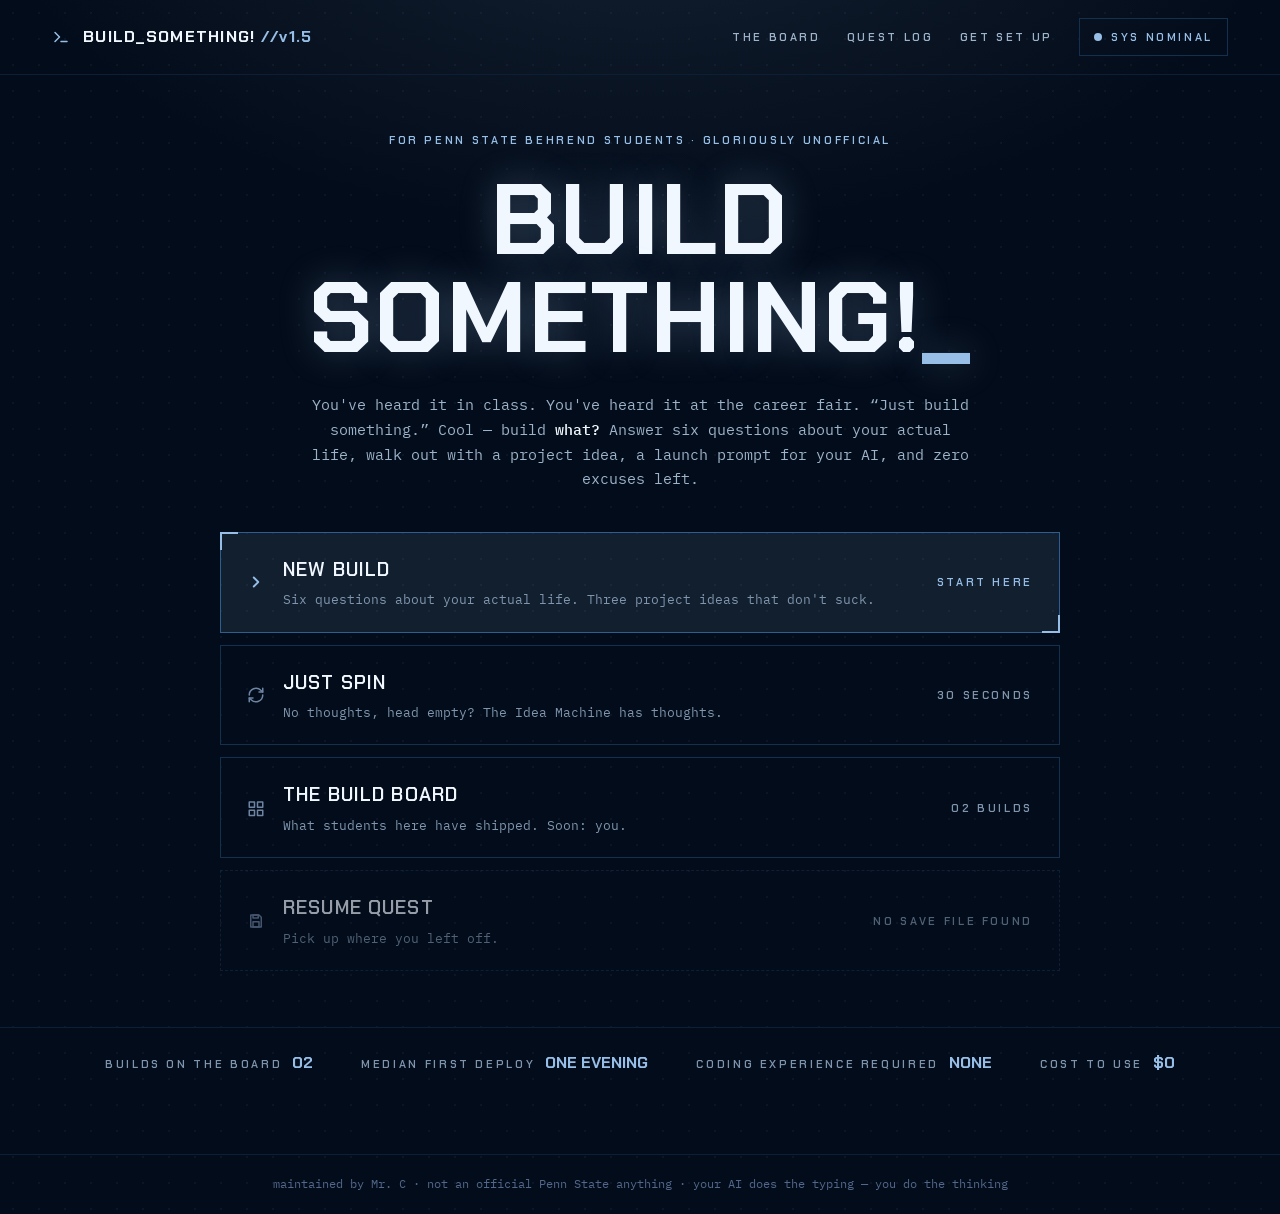
<file: index.html>
<!doctype html>
<html lang="en">
<head>
<meta charset="utf-8">
<meta name="viewport" content="width=device-width, initial-scale=1">
<title>Build Something!</title>
<meta name="description" content="The one-stop launch pad for Penn State Behrend students who keep getting told to build something.">
<meta property="og:title" content="Build Something!">
<meta property="og:description" content="Answer six questions about your actual life. Leave with a project idea, a launch prompt for your AI, and zero excuses.">
<meta property="og:image" content="https://psbbuilds.vercel.app/og-image.png">
<meta property="og:url" content="https://psbbuilds.vercel.app">
<meta property="og:type" content="website">
<meta name="twitter:card" content="summary_large_image">
<link rel="preconnect" href="https://fonts.googleapis.com">
<link rel="preconnect" href="https://fonts.gstatic.com" crossorigin>
<link href="https://fonts.googleapis.com/css2?family=Chakra+Petch:wght@500;600;700&family=IBM+Plex+Mono:wght@400;500;600&display=swap" rel="stylesheet">
<link rel="icon" type="image/png" sizes="32x32" href="icons/favicon-32.png"><link rel="icon" type="image/png" sizes="16x16" href="icons/favicon-16.png"><link rel="icon" href="favicon.ico" sizes="any">
<link rel="manifest" href="manifest.json">
<meta name="theme-color" content="#030c1a">
<link rel="apple-touch-icon" href="icons/apple-touch-icon.png">
<link rel="stylesheet" href="css/style.css">
<script src="data/builds.js"></script>
<script src="js/app.js"></script>
</head>
<body>

<header class="topbar">
  <div class="wrap topbar-inner">
    <a class="logo" href="index.html">
      <svg width="18" height="18" viewBox="0 0 24 24" fill="none" stroke="#96bee6" stroke-width="2" stroke-linecap="round" stroke-linejoin="round"><polyline points="4 6 10 12 4 18"></polyline><line x1="12" y1="18" x2="20" y2="18"></line></svg>
      <span class="logo-name">BUILD_SOMETHING!<span> //v1.5</span></span>
    </a>
    <nav class="topnav">
      <a class="lbl" href="board.html">The Board</a>
      <a class="lbl" href="quests.html">Quest Log</a>
      <a class="lbl" href="setup.html">Get Set Up</a>
      <span class="status-chip"><span class="status-dot"></span><span class="lbl blue">Sys Nominal</span></span>
    </nav>
  </div>
</header>

<main>
  <div class="wrap hero">
    <div class="lbl blue">For Penn State Behrend students &middot; gloriously unofficial</div>
    <h1>BUILD<br>SOMETHING!<span class="cursor">_</span></h1>
    <p class="hero-sub">You've heard it in class. You've heard it at the career fair. &ldquo;Just build something.&rdquo; Cool &mdash; build <strong>what?</strong> Answer six questions about your actual life, walk out with a project idea, a launch prompt for your AI, and zero excuses left.</p>
  </div>

  <div class="wrap">
    <div class="menu">
      <a class="menu-row hot corners" href="intake.html">
        <svg width="18" height="18" viewBox="0 0 24 24" fill="none" stroke="#96bee6" stroke-width="2.5" stroke-linecap="round" stroke-linejoin="round"><polyline points="9 6 15 12 9 18"></polyline></svg>
        <span class="menu-body">
          <span class="menu-name">NEW BUILD</span>
          <span class="menu-desc">Six questions about your actual life. Three project ideas that don't suck.</span>
        </span>
        <span class="lbl blue menu-meta">Start here</span>
      </a>
      <a class="menu-row" href="machine.html">
        <svg width="18" height="18" viewBox="0 0 24 24" fill="none" stroke="#6d84a3" stroke-width="2" stroke-linecap="round" stroke-linejoin="round"><path d="M3 12a9 9 0 0 1 15.5-6.2L21 8"></path><polyline points="21 3 21 8 16 8"></polyline><path d="M21 12a9 9 0 0 1-15.5 6.2L3 16"></path><polyline points="3 21 3 16 8 16"></polyline></svg>
        <span class="menu-body">
          <span class="menu-name">JUST SPIN</span>
          <span class="menu-desc">No thoughts, head empty? The Idea Machine has thoughts.</span>
        </span>
        <span class="lbl menu-meta">30 seconds</span>
      </a>
      <a class="menu-row" href="board.html">
        <svg width="18" height="18" viewBox="0 0 24 24" fill="none" stroke="#6d84a3" stroke-width="2" stroke-linecap="round" stroke-linejoin="round"><rect x="3" y="4" width="7" height="7"></rect><rect x="14" y="4" width="7" height="7"></rect><rect x="3" y="15" width="7" height="7"></rect><rect x="14" y="15" width="7" height="7"></rect></svg>
        <span class="menu-body">
          <span class="menu-name">THE BUILD BOARD</span>
          <span class="menu-desc">What students here have shipped. Soon: you.</span>
        </span>
        <span class="lbl menu-meta"><span data-build-count>00</span> builds</span>
      </a>
      <a class="menu-row dim" href="quests.html" id="resume-row">
        <svg width="18" height="18" viewBox="0 0 24 24" fill="none" stroke="#6d84a3" stroke-width="2" stroke-linecap="round" stroke-linejoin="round"><path d="M5 4h11l3 3v13H5z"></path><rect x="8" y="13" width="8" height="7"></rect><rect x="8" y="4" width="7" height="4"></rect></svg>
        <span class="menu-body">
          <span class="menu-name">RESUME QUEST</span>
          <span class="menu-desc">Pick up where you left off.</span>
        </span>
        <span class="lbl menu-meta" id="resume-meta">No save file found</span>
      </a>
    </div>
  </div>

  <div class="ticker">
    <span class="tick"><span class="lbl">Builds on the board</span><b data-build-count>00</b></span>
    <span class="tick"><span class="lbl">Median first deploy</span><b>ONE EVENING</b></span>
    <span class="tick"><span class="lbl">Coding experience required</span><b>NONE</b></span>
    <span class="tick"><span class="lbl">Cost to use</span><b>$0</b></span>
  </div>
</main>

<footer class="foot">maintained by Mr. C &middot; not an official Penn State anything &middot; your AI does the typing &mdash; you do the thinking</footer>

<script>
(function () {
  var save = bsStore.get("bs_quests") || bsStore.get("bs_dossier") || bsStore.get("bs_combo");
  if (save) {
    var row = $("#resume-row");
    row.classList.remove("dim");
    $("#resume-meta").textContent = "SAVE FILE FOUND";
  }
})();
</script>
</body>
</html>
</file>
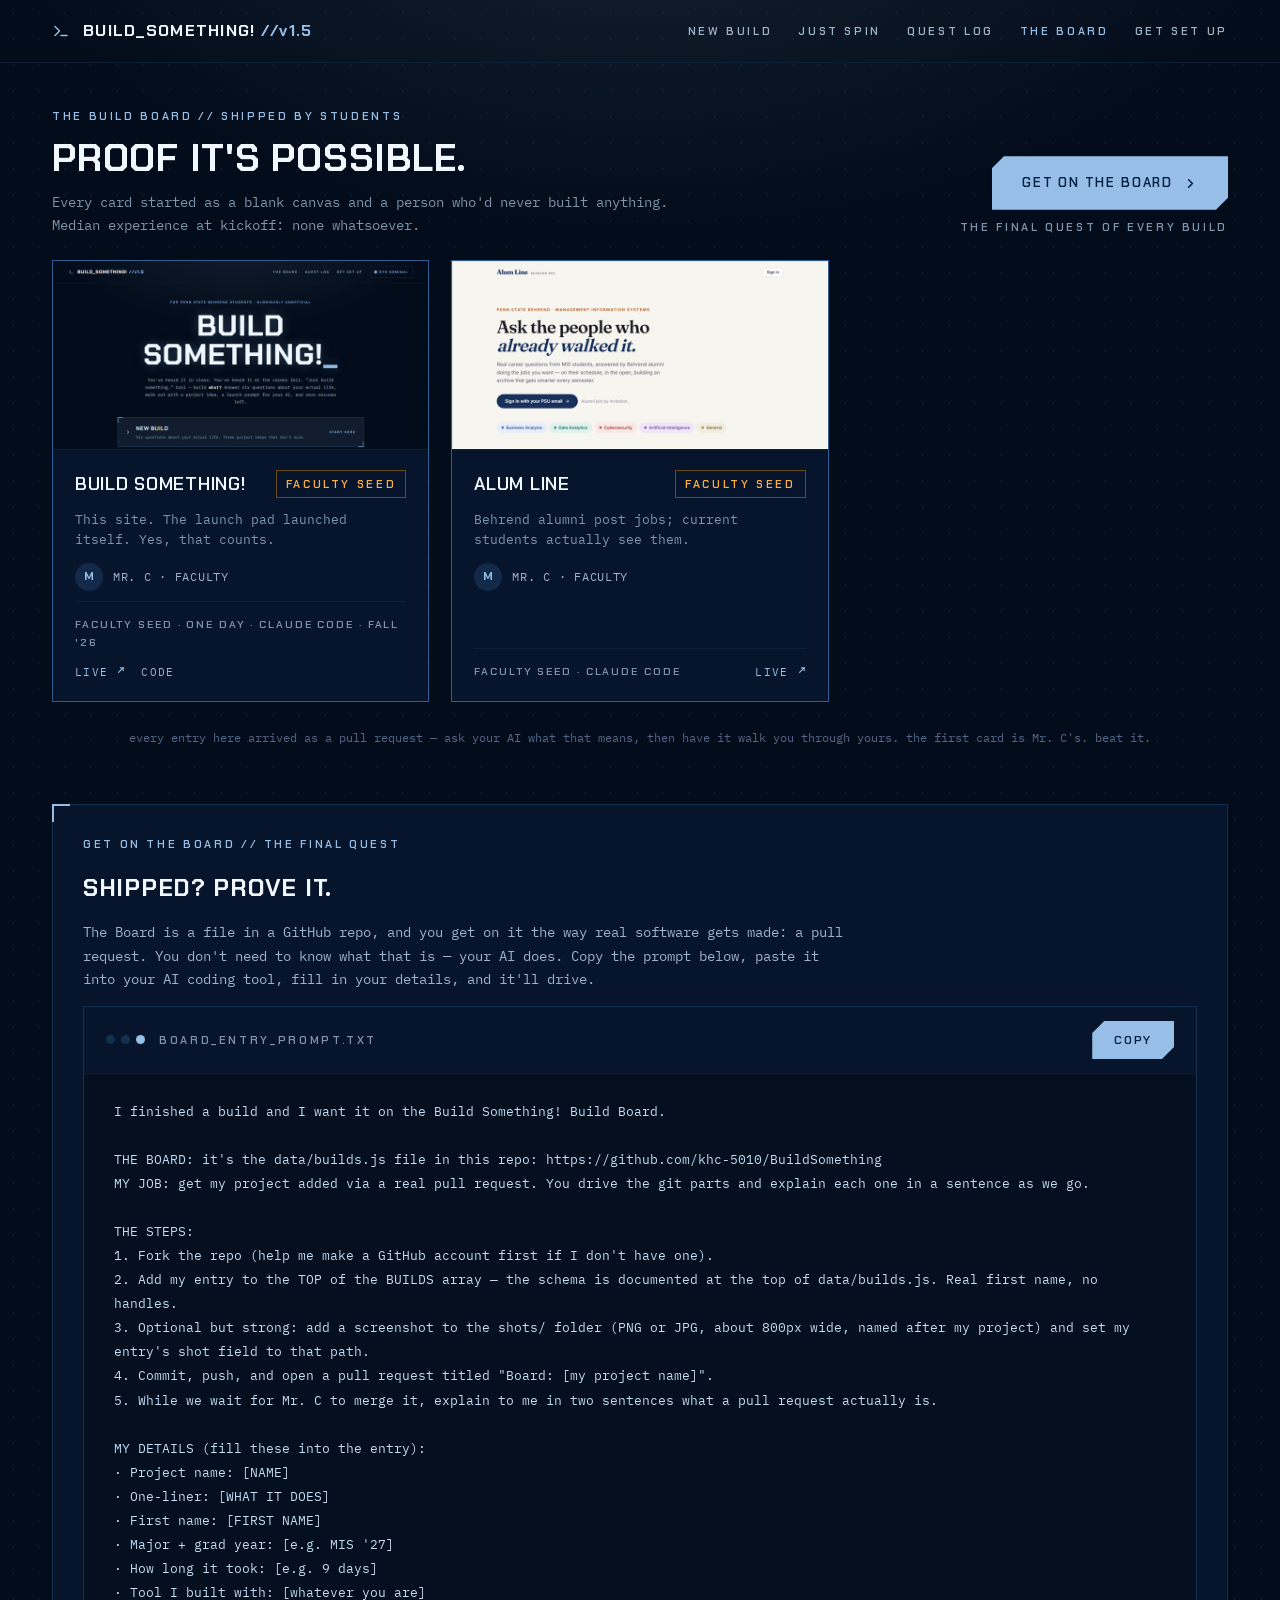
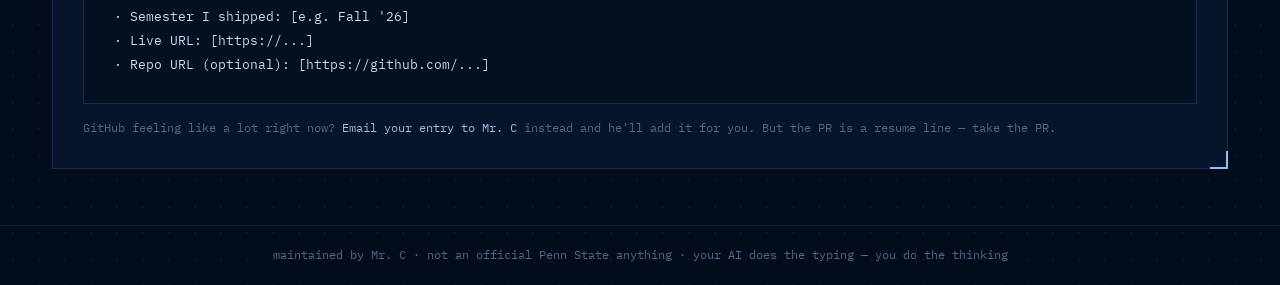
<file: board.html>
<!doctype html>
<html lang="en">
<head>
<meta charset="utf-8">
<meta name="viewport" content="width=device-width, initial-scale=1">
<title>The Build Board — Build Something!</title>
<link rel="preconnect" href="https://fonts.googleapis.com">
<link rel="preconnect" href="https://fonts.gstatic.com" crossorigin>
<link href="https://fonts.googleapis.com/css2?family=Chakra+Petch:wght@500;600;700&family=IBM+Plex+Mono:wght@400;500;600&display=swap" rel="stylesheet">
<link rel="icon" type="image/png" sizes="32x32" href="icons/favicon-32.png"><link rel="icon" type="image/png" sizes="16x16" href="icons/favicon-16.png"><link rel="icon" href="favicon.ico" sizes="any">
<link rel="manifest" href="manifest.json">
<meta name="theme-color" content="#030c1a">
<link rel="apple-touch-icon" href="icons/apple-touch-icon.png">
<link rel="stylesheet" href="css/style.css">
<script src="data/builds.js"></script>
<script src="js/app.js"></script>
</head>
<body>

<header class="topbar">
  <div class="wrap topbar-inner">
    <a class="logo" href="index.html">
      <svg width="18" height="18" viewBox="0 0 24 24" fill="none" stroke="#96bee6" stroke-width="2" stroke-linecap="round" stroke-linejoin="round"><polyline points="4 6 10 12 4 18"></polyline><line x1="12" y1="18" x2="20" y2="18"></line></svg>
      <span class="logo-name">BUILD_SOMETHING!<span> //v1.5</span></span>
    </a>
    <nav class="topnav">
      <a class="lbl" href="intake.html">New Build</a>
      <a class="lbl" href="machine.html">Just Spin</a>
      <a class="lbl" href="quests.html">Quest Log</a>
      <a class="lbl here" href="board.html">The Board</a>
      <a class="lbl" href="setup.html">Get Set Up</a>
    </nav>
  </div>
</header>

<main>
  <div class="wrap" style="display:flex;align-items:flex-end;justify-content:space-between;gap:32px;flex-wrap:wrap;">
    <div class="page-head" style="max-width:640px;">
      <div class="lbl blue">The Build Board // shipped by students</div>
      <h1>PROOF IT'S POSSIBLE.</h1>
      <p class="page-sub" style="margin:0;">Every card started as a blank canvas and a person who'd never built anything. Median experience at kickoff: none whatsoever.</p>
    </div>
    <div style="display:flex;flex-direction:column;gap:8px;align-items:flex-end;padding-top:20px;">
      <a class="btn btn-primary" href="#join">Get on the board
        <svg width="15" height="15" viewBox="0 0 24 24" fill="none" stroke="currentColor" stroke-width="2.5" stroke-linecap="round" stroke-linejoin="round"><polyline points="9 6 15 12 9 18"></polyline></svg>
      </a>
      <span class="lbl">The final quest of every build</span>
    </div>
  </div>

  <div class="wrap">
    <div class="board-grid" id="board-grid"></div>
    <p class="note" style="text-align:center;margin-top:26px;">every entry here arrived as a pull request &mdash; ask your AI what that means, then have it walk you through yours. the first card is Mr. C's. beat it.</p>
  </div>

  <div class="wrap" id="join" style="margin-top:56px;">
    <div class="panel corners" style="padding:30px;">
      <div style="display:flex;flex-direction:column;gap:14px;">
        <div class="lbl blue">Get on the board // the final quest</div>
        <h2 class="disp" style="margin:0;font-size:24px;color:var(--bright);letter-spacing:0.03em;">SHIPPED? PROVE IT.</h2>
        <p style="margin:0;font-size:13.5px;line-height:1.75;color:var(--muted2);max-width:760px;">The Board is a file in a GitHub repo, and you get on it the way real software gets made: a pull request. You don't need to know what that is &mdash; your AI does. Copy the prompt below, paste it into your AI coding tool, fill in your details, and it'll drive.</p>
        <div class="terminal">
          <div class="terminal-bar">
            <div style="display:flex;align-items:center;gap:14px;">
              <span class="term-dots"><span class="term-dot"></span><span class="term-dot"></span><span class="term-dot on"></span></span>
              <span class="lbl">BOARD_ENTRY_PROMPT.TXT</span>
            </div>
            <button class="btn btn-primary" style="padding:11px 22px;font-size:12px;" id="copy-board-prompt">Copy</button>
          </div>
          <pre id="board-prompt"></pre>
        </div>
        <p class="note" style="margin:0;">GitHub feeling like a lot right now? <a id="email-fallback" href="#">Email your entry to Mr. C</a> instead and he'll add it for you. But the PR is a resume line &mdash; take the PR.</p>
      </div>
    </div>
  </div>
</main>

<footer class="foot">maintained by Mr. C &middot; not an official Penn State anything &middot; your AI does the typing &mdash; you do the thinking</footer>

<script>
(function () {
  function bylineOf(b) {
    if (b.role) { return (b.builder + " · " + b.role).toUpperCase(); }
    var year = b.year ? " '" + b.year : "";
    return (b.builder + " · " + (b.major || "") + year).toUpperCase();
  }
  function metaOf(b) {
    var parts = [];
    if (b.seed) { parts.push("FACULTY SEED"); }
    if (b.days) { parts.push(String(b.days).toUpperCase()); }
    if (b.tool) { parts.push(String(b.tool).toUpperCase()); }
    if (b.semester) { parts.push(String(b.semester).toUpperCase()); }
    return parts.join(" · ");
  }
  var grid = $("#board-grid");
  var html = BUILDS.map(function (b) {
    var liveUrl = b.self ? location.origin : b.live;
    var codeUrl = b.self ? (String(SITE.repoUrl).indexOf("http") === 0 ? SITE.repoUrl : null) : b.code;
    var links = "";
    if (liveUrl) {
      links += '<a href="' + liveUrl + '" target="_blank" rel="noopener">LIVE ' +
        '<svg width="11" height="11" viewBox="0 0 24 24" fill="none" stroke="currentColor" stroke-width="2.5" stroke-linecap="round" stroke-linejoin="round"><path d="M14 4h6v6"></path><path d="M20 4L10 14"></path></svg></a>';
    }
    if (codeUrl) {
      links += '<a href="' + codeUrl + '" target="_blank" rel="noopener" style="color:var(--muted2);">CODE</a>';
    }
    return '<article class="card' + (b.seed ? " seeded" : "") + '">' +
      (b.shot ? '<img class="card-thumb" src="' + b.shot + '" alt="Screenshot of ' + b.name + '" loading="lazy">' : bsThumb(b.name)) +
      '<div class="card-body">' +
        '<div class="card-name-row"><span class="card-name">' + b.name.toUpperCase() + "</span>" +
          (b.seed ? '<span class="lbl amber" style="border:1px solid var(--amber-line);padding:4px 9px;">Faculty seed</span>' : "") +
        "</div>" +
        '<div class="card-blurb">' + b.blurb + "</div>" +
        '<div class="builder-row"><span class="avatar">' + b.builder.trim().charAt(0).toUpperCase() + "</span>" +
          '<span class="builder-name">' + bylineOf(b) + "</span></div>" +
        '<div class="card-foot"><span class="card-meta">' + metaOf(b) + "</span>" +
          '<span class="card-links">' + links + "</span></div>" +
      "</div></article>";
  }).join("");
  grid.innerHTML = html;

  var boardPrompt = [
    "I finished a build and I want it on the Build Something! Build Board.",
    "",
    "THE BOARD: it's the data/builds.js file in this repo: " + SITE.repoUrl,
    "MY JOB: get my project added via a real pull request. You drive the git parts and explain each one in a sentence as we go.",
    "",
    "THE STEPS:",
    "1. Fork the repo (help me make a GitHub account first if I don't have one).",
    "2. Add my entry to the TOP of the BUILDS array — the schema is documented at the top of data/builds.js. Real first name, no handles.",
    "3. Optional but strong: add a screenshot to the shots/ folder (PNG or JPG, about 800px wide, named after my project) and set my entry's shot field to that path.",
    "4. Commit, push, and open a pull request titled \"Board: [my project name]\".",
    "5. While we wait for Mr. C to merge it, explain to me in two sentences what a pull request actually is.",
    "",
    "MY DETAILS (fill these into the entry):",
    "· Project name: [NAME]",
    "· One-liner: [WHAT IT DOES]",
    "· First name: [FIRST NAME]",
    "· Major + grad year: [e.g. MIS '27]",
    "· How long it took: [e.g. 9 days]",
    "· Tool I built with: [whatever you are]",
    "· Semester I shipped: [e.g. Fall '26]",
    "· Live URL: [https://...]",
    "· Repo URL (optional): [https://github.com/...]"
  ].join("\n");
  $("#board-prompt").textContent = boardPrompt;
  $("#copy-board-prompt").addEventListener("click", function () { bsCopy(this, boardPrompt); });
  $("#email-fallback").href = "mailto:" + SITE.email + "?subject=" + encodeURIComponent("Board entry: [project name]") +
    "&body=" + encodeURIComponent("Project name:\nOne-liner:\nFirst name:\nMajor + grad year:\nHow long it took:\nTool:\nLive URL:\nRepo URL (optional):");
})();
</script>
</body>
</html>
</file>
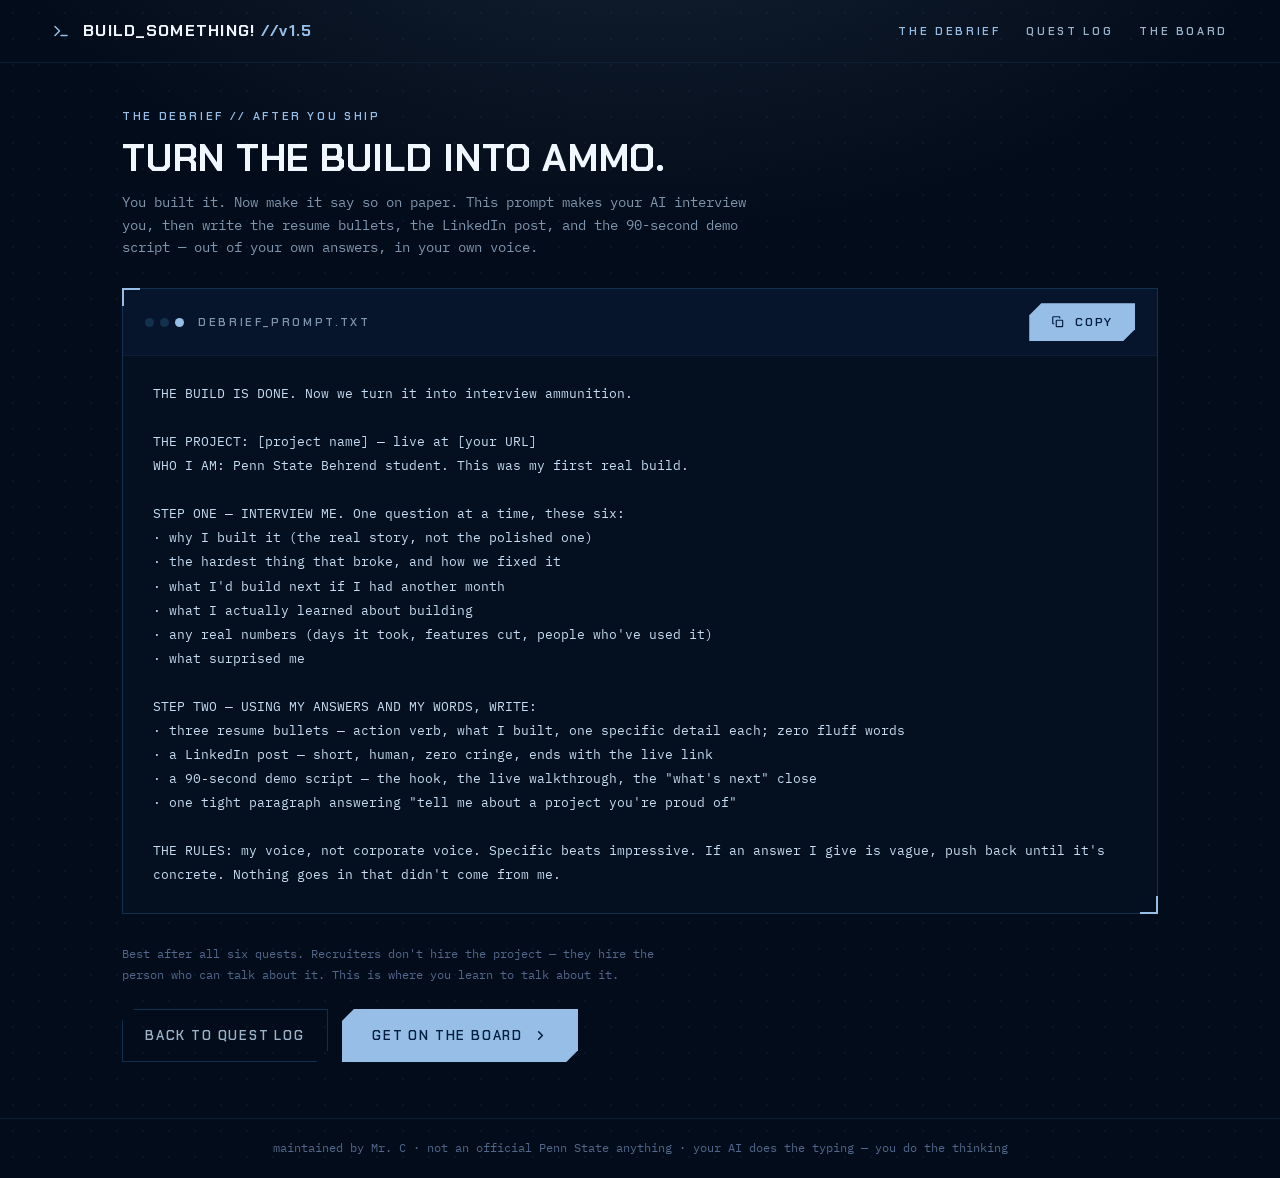
<file: debrief.html>
<!doctype html>
<html lang="en">
<head>
<meta charset="utf-8">
<meta name="viewport" content="width=device-width, initial-scale=1">
<title>The Debrief — Build Something!</title>
<link rel="preconnect" href="https://fonts.googleapis.com">
<link rel="preconnect" href="https://fonts.gstatic.com" crossorigin>
<link href="https://fonts.googleapis.com/css2?family=Chakra+Petch:wght@500;600;700&family=IBM+Plex+Mono:wght@400;500;600&display=swap" rel="stylesheet">
<link rel="icon" type="image/png" sizes="32x32" href="icons/favicon-32.png"><link rel="icon" type="image/png" sizes="16x16" href="icons/favicon-16.png"><link rel="icon" href="favicon.ico" sizes="any">
<link rel="manifest" href="manifest.json">
<meta name="theme-color" content="#030c1a">
<link rel="apple-touch-icon" href="icons/apple-touch-icon.png">
<link rel="stylesheet" href="css/style.css">
<script src="data/builds.js"></script>
<script src="js/app.js"></script>
</head>
<body>

<header class="topbar">
  <div class="wrap topbar-inner">
    <a class="logo" href="index.html">
      <svg width="18" height="18" viewBox="0 0 24 24" fill="none" stroke="#96bee6" stroke-width="2" stroke-linecap="round" stroke-linejoin="round"><polyline points="4 6 10 12 4 18"></polyline><line x1="12" y1="18" x2="20" y2="18"></line></svg>
      <span class="logo-name">BUILD_SOMETHING!<span> //v1.5</span></span>
    </a>
    <nav class="topnav">
      <a class="lbl here" href="debrief.html">The Debrief</a>
      <a class="lbl" href="quests.html">Quest Log</a>
      <a class="lbl" href="board.html">The Board</a>
    </nav>
  </div>
</header>

<main>
  <div class="wrap" style="max-width:1100px;display:flex;flex-direction:column;gap:30px;padding-top:44px;">

    <div class="page-head" style="padding-top:0;">
      <div class="lbl blue">The debrief // after you ship</div>
      <h1>TURN THE BUILD INTO AMMO.</h1>
      <p class="page-sub" style="margin:0;">You built it. Now make it say so on paper. This prompt makes your AI interview you, then write the resume bullets, the LinkedIn post, and the 90-second demo script &mdash; out of your own answers, in your own voice.</p>
    </div>

    <div class="terminal corners">
      <div class="terminal-bar">
        <div style="display:flex;align-items:center;gap:14px;">
          <span class="term-dots"><span class="term-dot"></span><span class="term-dot"></span><span class="term-dot on"></span></span>
          <span class="lbl" id="debrief-label">DEBRIEF_PROMPT.TXT</span>
        </div>
        <button class="btn btn-primary" style="padding:11px 22px;font-size:12px;" id="copy-debrief">
          <svg width="14" height="14" viewBox="0 0 24 24" fill="none" stroke="currentColor" stroke-width="2" stroke-linecap="round" stroke-linejoin="round"><rect x="9" y="9" width="11" height="11" rx="1"></rect><path d="M5 15H4a1 1 0 0 1-1-1V4a1 1 0 0 1 1-1h10a1 1 0 0 1 1 1v1"></path></svg>
          Copy
        </button>
      </div>
      <pre id="debrief-text"></pre>
    </div>

    <div style="display:flex;align-items:center;justify-content:space-between;gap:24px;flex-wrap:wrap;">
      <p class="note" style="margin:0;max-width:560px;">Best after all six quests. Recruiters don't hire the project &mdash; they hire the person who can talk about it. This is where you learn to talk about it.</p>
      <div style="display:flex;align-items:center;gap:14px;flex-wrap:wrap;">
        <a class="btn btn-ghost" href="quests.html" style="padding:15px 22px;">Back to quest log</a>
        <a class="btn btn-primary" href="board.html#join">
          Get on the board
          <svg width="15" height="15" viewBox="0 0 24 24" fill="none" stroke="currentColor" stroke-width="2.5" stroke-linecap="round" stroke-linejoin="round"><polyline points="9 6 15 12 9 18"></polyline></svg>
        </a>
      </div>
    </div>
  </div>
</main>

<footer class="foot">maintained by Mr. C &middot; not an official Penn State anything &middot; your AI does the typing &mdash; you do the thinking</footer>

<script>
(function () {
  var d = bsStore.get("bs_dossier") || {};
  var projname = bsStore.get("bs_projname") || "";
  var liveurl = bsStore.get("bs_liveurl") || "";

  function buildDebrief() {
    var L = [];
    L.push("THE BUILD IS DONE. Now we turn it into interview ammunition.");
    L.push("");
    L.push("THE PROJECT: " + (projname || "[project name]") + (liveurl ? " — live at " + liveurl : " — live at [your URL]"));
    var whoBits = [];
    if (d.major && d.major.trim()) { whoBits.push(d.major.trim()); }
    if (d.year && d.year.trim()) { whoBits.push("graduating " + d.year.trim()); }
    L.push("WHO I AM: Penn State Behrend student" + (whoBits.length ? ", " + whoBits.join(", ") : "") + ". This was my first real build.");
    L.push("");
    L.push("STEP ONE — INTERVIEW ME. One question at a time, these six:");
    L.push("· why I built it (the real story, not the polished one)");
    L.push("· the hardest thing that broke, and how we fixed it");
    L.push("· what I'd build next if I had another month");
    L.push("· what I actually learned about building");
    L.push("· any real numbers (days it took, features cut, people who've used it)");
    L.push("· what surprised me");
    L.push("");
    L.push("STEP TWO — USING MY ANSWERS AND MY WORDS, WRITE:");
    L.push("· three resume bullets — action verb, what I built, one specific detail each; zero fluff words");
    L.push("· a LinkedIn post — short, human, zero cringe, ends with the live link");
    L.push("· a 90-second demo script — the hook, the live walkthrough, the \"what's next\" close");
    L.push("· one tight paragraph answering \"tell me about a project you're proud of\"");
    L.push("");
    L.push("THE RULES: my voice, not corporate voice. Specific beats impressive. If an answer I give is vague, push back until it's concrete. Nothing goes in that didn't come from me.");
    return L.join("\n");
  }

  if (projname) { $("#debrief-label").textContent = "DEBRIEF_PROMPT.TXT · " + projname.toUpperCase(); }
  var text = buildDebrief();
  $("#debrief-text").textContent = text;
  $("#copy-debrief").addEventListener("click", function () { bsCopy(this, text); });
})();
</script>
</body>
</html>
</file>
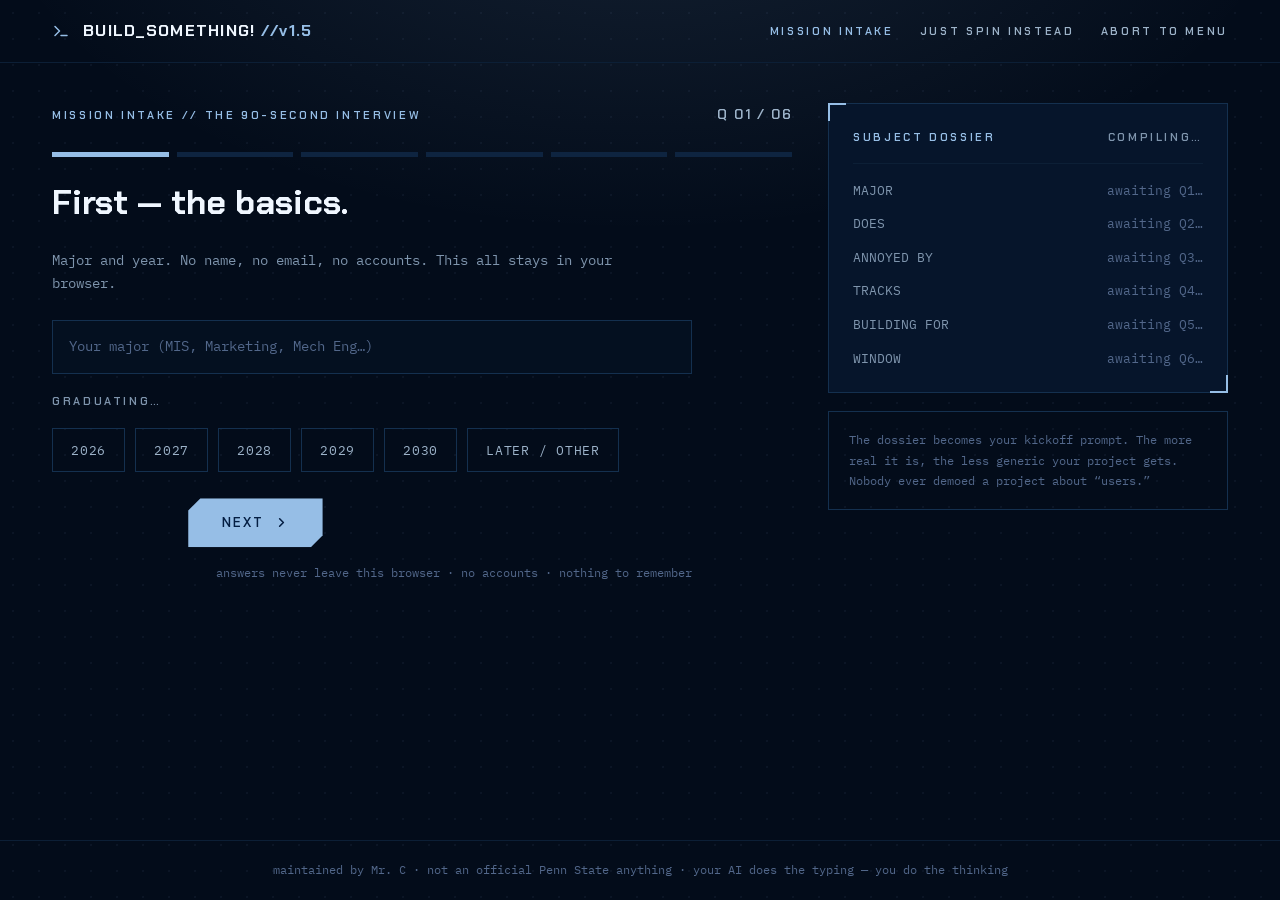
<file: intake.html>
<!doctype html>
<html lang="en">
<head>
<meta charset="utf-8">
<meta name="viewport" content="width=device-width, initial-scale=1">
<title>Mission Intake — Build Something!</title>
<link rel="preconnect" href="https://fonts.googleapis.com">
<link rel="preconnect" href="https://fonts.gstatic.com" crossorigin>
<link href="https://fonts.googleapis.com/css2?family=Chakra+Petch:wght@500;600;700&family=IBM+Plex+Mono:wght@400;500;600&display=swap" rel="stylesheet">
<link rel="icon" type="image/png" sizes="32x32" href="icons/favicon-32.png"><link rel="icon" type="image/png" sizes="16x16" href="icons/favicon-16.png"><link rel="icon" href="favicon.ico" sizes="any">
<link rel="manifest" href="manifest.json">
<meta name="theme-color" content="#030c1a">
<link rel="apple-touch-icon" href="icons/apple-touch-icon.png">
<link rel="stylesheet" href="css/style.css">
<script src="data/builds.js"></script>
<script src="js/app.js"></script>
</head>
<body>

<header class="topbar">
  <div class="wrap topbar-inner">
    <a class="logo" href="index.html">
      <svg width="18" height="18" viewBox="0 0 24 24" fill="none" stroke="#96bee6" stroke-width="2" stroke-linecap="round" stroke-linejoin="round"><polyline points="4 6 10 12 4 18"></polyline><line x1="12" y1="18" x2="20" y2="18"></line></svg>
      <span class="logo-name">BUILD_SOMETHING!<span> //v1.5</span></span>
    </a>
    <nav class="topnav">
      <a class="lbl here" href="intake.html">Mission Intake</a>
      <a class="lbl" href="machine.html">Just spin instead</a>
      <a class="lbl" href="index.html">Abort to menu</a>
    </nav>
  </div>
</header>

<main>
  <div class="wrap intake-grid">
    <div style="display:flex;flex-direction:column;gap:26px;min-width:0;">
      <div style="display:flex;align-items:center;justify-content:space-between;gap:16px;flex-wrap:wrap;">
        <span class="lbl blue">Mission intake // the 90-second interview</span>
        <span class="disp" style="font-size:14px;font-weight:600;letter-spacing:0.1em;color:var(--muted2);" id="q-counter">Q 01 / 06</span>
      </div>
      <div class="seg-row" id="q-segs"></div>

      <h1 class="q-title" id="q-title"></h1>
      <p class="q-help" id="q-help" style="margin:0;"></p>

      <div id="q-area" style="display:flex;flex-direction:column;gap:18px;max-width:640px;"></div>

      <div style="display:flex;align-items:center;gap:16px;max-width:640px;flex-wrap:wrap;">
        <button class="btn btn-ghost" id="q-back" style="padding:15px 26px;">
          <svg width="15" height="15" viewBox="0 0 24 24" fill="none" stroke="currentColor" stroke-width="2.5" stroke-linecap="round" stroke-linejoin="round"><polyline points="15 6 9 12 15 18"></polyline></svg>
          Back
        </button>
        <button class="btn btn-primary" id="q-next" style="padding:16px 34px;">
          Next
          <svg width="15" height="15" viewBox="0 0 24 24" fill="none" stroke="currentColor" stroke-width="2.5" stroke-linecap="round" stroke-linejoin="round"><polyline points="9 6 15 12 9 18"></polyline></svg>
        </button>
        <span class="note" style="margin-left:auto;">answers never leave this browser &middot; no accounts &middot; nothing to remember</span>
      </div>
    </div>

    <div style="display:flex;flex-direction:column;gap:18px;">
      <div class="panel corners" style="padding:24px;display:flex;flex-direction:column;gap:16px;">
        <div style="display:flex;align-items:center;justify-content:space-between;">
          <span class="lbl blue">Subject dossier</span>
          <span class="lbl">Compiling&hellip;</span>
        </div>
        <div style="height:1px;background:var(--line-dim);"></div>
        <div style="display:flex;flex-direction:column;gap:13px;" id="dossier"></div>
      </div>
      <div style="border:1px solid var(--line);padding:18px 20px;">
        <p class="note" style="margin:0;">The dossier becomes your kickoff prompt. The more real it is, the less generic your project gets. Nobody ever demoed a project about &ldquo;users.&rdquo;</p>
      </div>
    </div>
  </div>
</main>

<footer class="foot">maintained by Mr. C &middot; not an official Penn State anything &middot; your AI does the typing &mdash; you do the thinking</footer>

<script>
(function () {
  var thisYear = new Date().getFullYear();
  var YEARS = [];
  for (var y = 0; y < 5; y++) { YEARS.push(String(thisYear + y)); }

  var TIME_OPTS = ["WORK A JOB", "PLAY A SPORT", "GAMING", "MAKE MUSIC", "GYM RAT", "SIDE HUSTLE", "CHRONICALLY ONLINE", "CLUBS"];
  var WHO_OPTS = ["JUST ME", "MY FRIENDS / TEAM", "MY JOB", "CAMPUS", "ANYONE ONLINE"];
  var WINDOW_OPTS = ["ONE NIGHT", "ONE WEEK", "ONE MONTH"];

  var STEPS = [
    { title: "First — the basics.", help: "Major and year. No name, no email, no accounts. This all stays in your browser." },
    { title: "What eats your time when you're not in class?", help: "Be specific. “I close at Sheetz most weekends” beats “I have a job.” Boring answers are the only way to fail this." },
    { title: "What's genuinely annoying you lately?", help: "Small and petty is perfect. The best first projects are grudges." },
    { title: "What do you track, collect, or argue about?", help: "Fantasy stats, gym PRs, vinyl, gas mileage, every movie you watch. Obsessions make great data." },
    { title: "Who are you building for?", help: "Pick the honest one. “Just me” is a great answer." },
    { title: "How much time you got?", help: "This sets the scope, not the commitment. All three end with something live on the internet." }
  ];

  var ans = bsStore.get("bs_dossier") || { major: "", year: "", time: [], timeText: "", annoy: "", track: "", who: "", window: "" };
  var step = 0;

  var qTitle = $("#q-title"), qHelp = $("#q-help"), qArea = $("#q-area"),
      qCounter = $("#q-counter"), qSegs = $("#q-segs"),
      backBtn = $("#q-back"), nextBtn = $("#q-next");

  function save() { bsStore.set("bs_dossier", ans); }

  function chipEl(label, on, onclick) {
    var b = document.createElement("button");
    b.type = "button";
    b.className = "chip" + (on ? " on" : "");
    if (on) {
      b.innerHTML = '<svg width="14" height="14" viewBox="0 0 24 24" fill="none" stroke="#96bee6" stroke-width="2.5" stroke-linecap="round" stroke-linejoin="round"><polyline points="5 13 10 18 19 7"></polyline></svg>';
    }
    b.appendChild(document.createTextNode(label));
    b.addEventListener("click", onclick);
    return b;
  }

  function textArea(value, placeholder, oninput) {
    var t = document.createElement("textarea");
    t.value = value || "";
    t.placeholder = placeholder;
    t.addEventListener("input", function () { oninput(t.value); save(); dossier(); });
    return t;
  }

  function renderStep() {
    var s = STEPS[step];
    qTitle.textContent = s.title;
    qHelp.textContent = s.help;
    qCounter.textContent = "Q 0" + (step + 1) + " / 06";

    qSegs.innerHTML = "";
    for (var i = 0; i < 6; i++) {
      var seg = document.createElement("div");
      seg.className = "seg" + (i <= step ? " on" : "");
      qSegs.appendChild(seg);
    }

    qArea.innerHTML = "";

    if (step === 0) {
      var maj = document.createElement("input");
      maj.type = "text";
      maj.value = ans.major;
      maj.placeholder = "Your major (MIS, Marketing, Mech Eng…)";
      maj.addEventListener("input", function () { ans.major = maj.value; save(); dossier(); });
      qArea.appendChild(maj);
      var lbl = document.createElement("div");
      lbl.className = "lbl";
      lbl.textContent = "Graduating…";
      qArea.appendChild(lbl);
      var chips = document.createElement("div");
      chips.className = "chips";
      YEARS.forEach(function (yr) {
        chips.appendChild(chipEl(yr, ans.year === yr, function () { ans.year = (ans.year === yr ? "" : yr); save(); renderStep(); dossier(); }));
      });
      chips.appendChild(chipEl("LATER / OTHER", ans.year === "LATER / OTHER", function () { ans.year = (ans.year === "LATER / OTHER" ? "" : "LATER / OTHER"); save(); renderStep(); dossier(); }));
      qArea.appendChild(chips);
    }

    if (step === 1) {
      var chips2 = document.createElement("div");
      chips2.className = "chips";
      TIME_OPTS.forEach(function (opt) {
        var on = ans.time.indexOf(opt) !== -1;
        chips2.appendChild(chipEl(opt, on, function () {
          var at = ans.time.indexOf(opt);
          if (at === -1) { ans.time.push(opt); } else { ans.time.splice(at, 1); }
          save(); renderStep(); dossier();
        }));
      });
      qArea.appendChild(chips2);
      var lbl2 = document.createElement("div");
      lbl2.className = "lbl";
      lbl2.textContent = "Say it in your own words";
      qArea.appendChild(lbl2);
      qArea.appendChild(textArea(ans.timeText, "e.g. I close at Sheetz most weekends and play intramural volleyball. Our team group chat is pure chaos…", function (v) { ans.timeText = v; }));
    }

    if (step === 2) {
      qArea.appendChild(textArea(ans.annoy, "e.g. our group chat takes 45 minutes to pick a restaurant / shift swaps at work are chaos / I keep missing due dates…", function (v) { ans.annoy = v; }));
    }

    if (step === 3) {
      qArea.appendChild(textArea(ans.track, "e.g. my lifting numbers, our league standings, every movie I watch, how much I spend on energy drinks…", function (v) { ans.track = v; }));
    }

    if (step === 4) {
      var chips4 = document.createElement("div");
      chips4.className = "chips";
      WHO_OPTS.forEach(function (opt) {
        chips4.appendChild(chipEl(opt, ans.who === opt, function () { ans.who = (ans.who === opt ? "" : opt); save(); renderStep(); dossier(); }));
      });
      qArea.appendChild(chips4);
    }

    if (step === 5) {
      var chips5 = document.createElement("div");
      chips5.className = "chips";
      WINDOW_OPTS.forEach(function (opt) {
        chips5.appendChild(chipEl(opt, ans.window === opt, function () { ans.window = (ans.window === opt ? "" : opt); save(); renderStep(); dossier(); }));
      });
      qArea.appendChild(chips5);
    }

    backBtn.style.visibility = step === 0 ? "hidden" : "visible";
    nextBtn.childNodes[0].nodeValue = "";
    nextBtn.innerHTML = (step === 5 ? "Generate my brief" : "Next") +
      ' <svg width="15" height="15" viewBox="0 0 24 24" fill="none" stroke="currentColor" stroke-width="2.5" stroke-linecap="round" stroke-linejoin="round"><polyline points="9 6 15 12 9 18"></polyline></svg>';
  }

  function row(key, val, pendingText) {
    var has = val && String(val).trim().length > 0;
    return '<div class="dossier-row"><span class="k">' + key + '</span><span class="v' + (has ? "" : " pending") + '">' +
      (has ? escapeHtml(String(val)) : pendingText) + "</span></div>";
  }
  function escapeHtml(s) {
    return s.replace(/&/g, "&amp;").replace(/</g, "&lt;").replace(/>/g, "&gt;");
  }

  function dossier() {
    var majorLine = ans.major ? ans.major + (ans.year ? " · class of " + ans.year : "") : (ans.year ? "class of " + ans.year : "");
    var doesLine = ans.time.join(", ").toLowerCase() + (ans.timeText ? (ans.time.length ? " — " : "") + ans.timeText : "");
    $("#dossier").innerHTML =
      row("MAJOR", majorLine, "awaiting Q1…") +
      row("DOES", doesLine, "awaiting Q2…") +
      row("ANNOYED BY", ans.annoy, "awaiting Q3…") +
      row("TRACKS", ans.track, "awaiting Q4…") +
      row("BUILDING FOR", ans.who, "awaiting Q5…") +
      row("WINDOW", ans.window, "awaiting Q6…");
  }

  backBtn.addEventListener("click", function () { if (step > 0) { step--; renderStep(); } });
  nextBtn.addEventListener("click", function () {
    if (step < 5) { step++; renderStep(); }
    else { save(); location.href = "prompt.html"; }
  });

  renderStep();
  dossier();
})();
</script>
</body>
</html>
</file>
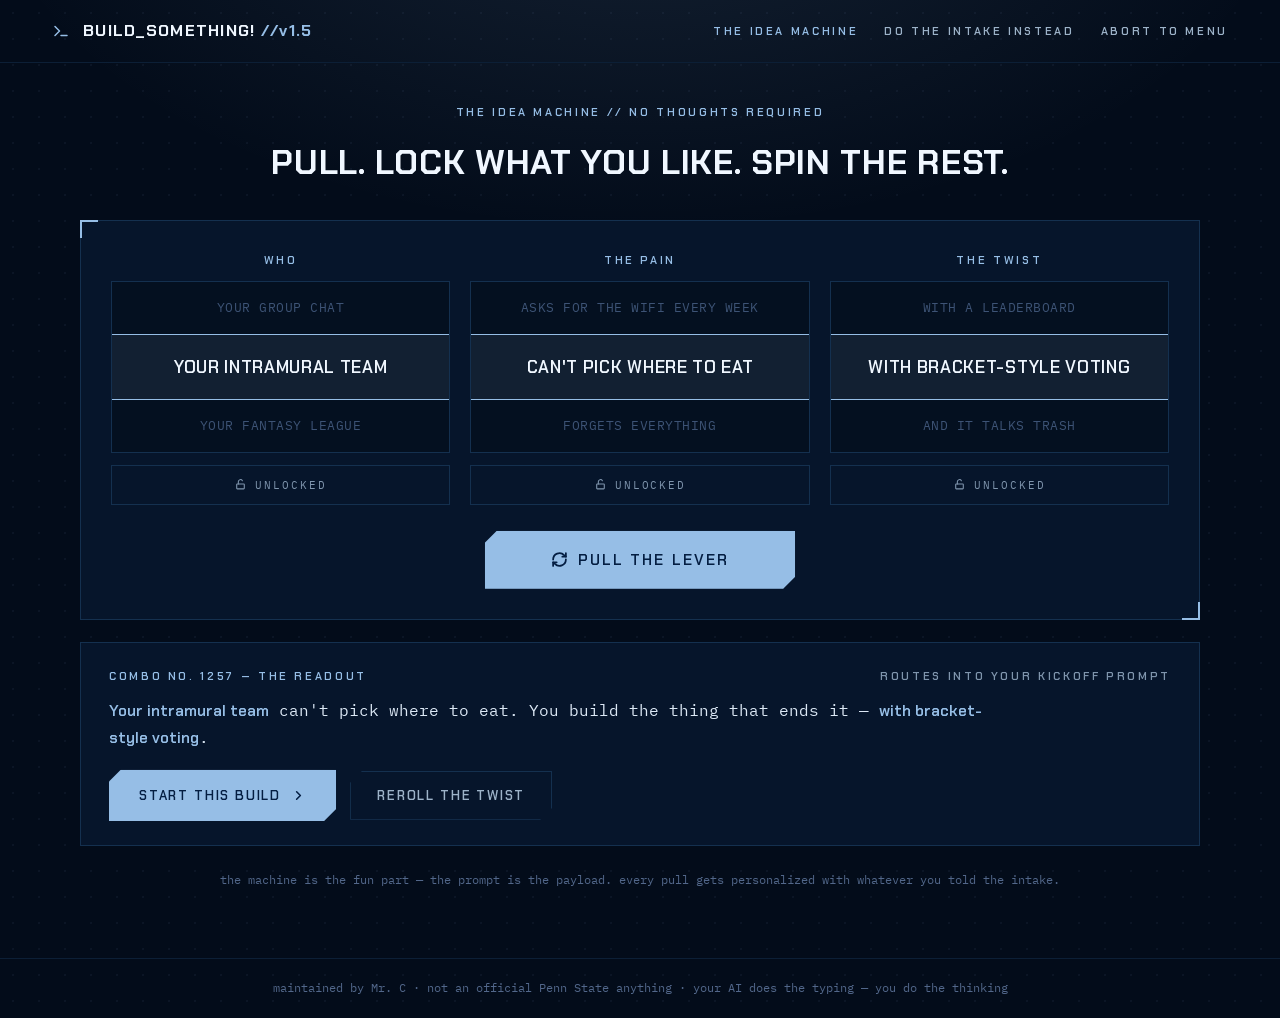
<file: machine.html>
<!doctype html>
<html lang="en">
<head>
<meta charset="utf-8">
<meta name="viewport" content="width=device-width, initial-scale=1">
<title>The Idea Machine — Build Something!</title>
<link rel="preconnect" href="https://fonts.googleapis.com">
<link rel="preconnect" href="https://fonts.gstatic.com" crossorigin>
<link href="https://fonts.googleapis.com/css2?family=Chakra+Petch:wght@500;600;700&family=IBM+Plex+Mono:wght@400;500;600&display=swap" rel="stylesheet">
<link rel="icon" type="image/png" sizes="32x32" href="icons/favicon-32.png"><link rel="icon" type="image/png" sizes="16x16" href="icons/favicon-16.png"><link rel="icon" href="favicon.ico" sizes="any">
<link rel="manifest" href="manifest.json">
<meta name="theme-color" content="#030c1a">
<link rel="apple-touch-icon" href="icons/apple-touch-icon.png">
<link rel="stylesheet" href="css/style.css">
<script src="data/builds.js"></script>
<script src="js/app.js"></script>
</head>
<body>

<header class="topbar">
  <div class="wrap topbar-inner">
    <a class="logo" href="index.html">
      <svg width="18" height="18" viewBox="0 0 24 24" fill="none" stroke="#96bee6" stroke-width="2" stroke-linecap="round" stroke-linejoin="round"><polyline points="4 6 10 12 4 18"></polyline><line x1="12" y1="18" x2="20" y2="18"></line></svg>
      <span class="logo-name">BUILD_SOMETHING!<span> //v1.5</span></span>
    </a>
    <nav class="topnav">
      <a class="lbl here" href="machine.html">The Idea Machine</a>
      <a class="lbl" href="intake.html">Do the intake instead</a>
      <a class="lbl" href="index.html">Abort to menu</a>
    </nav>
  </div>
</header>

<main>
  <div class="wrap" style="text-align:center;padding-top:40px;">
    <div class="lbl blue">The Idea Machine // no thoughts required</div>
    <h1 class="disp" style="font-size:clamp(24px,4vw,34px);font-weight:700;color:var(--bright);letter-spacing:0.02em;margin:12px 0 0 0;">PULL. LOCK WHAT YOU LIKE. SPIN THE REST.</h1>
    <div class="lbl" id="dossier-note" style="display:none;margin-top:12px;color:var(--blue);"></div>
  </div>

  <div class="wrap">
    <div class="machine panel corners">
      <div class="reels" id="reels"></div>
      <div style="display:flex;justify-content:center;margin-top:26px;">
        <button class="btn btn-primary" id="pull" style="padding:19px 66px;font-size:15px;box-shadow:0 0 30px rgba(150,190,230,0.3);">
          <svg width="17" height="17" viewBox="0 0 24 24" fill="none" stroke="currentColor" stroke-width="2.5" stroke-linecap="round" stroke-linejoin="round"><path d="M3 12a9 9 0 0 1 15.5-6.2L21 8"></path><polyline points="21 3 21 8 16 8"></polyline><path d="M21 12a9 9 0 0 1-15.5 6.2L3 16"></path><polyline points="3 21 3 16 8 16"></polyline></svg>
          Pull the lever
        </button>
      </div>
    </div>

    <div class="readout panel">
      <div style="display:flex;align-items:center;justify-content:space-between;gap:16px;flex-wrap:wrap;">
        <span class="lbl blue" id="combo-no">Combo No. 0000 &mdash; the readout</span>
        <span class="lbl">Routes into your kickoff prompt</span>
      </div>
      <p class="readout-sentence" id="readout" style="margin:0;"></p>
      <div style="display:flex;align-items:center;gap:14px;margin-top:6px;flex-wrap:wrap;">
        <a class="btn btn-primary" href="prompt.html" id="start-build" style="padding:15px 30px;">
          Start this build
          <svg width="15" height="15" viewBox="0 0 24 24" fill="none" stroke="currentColor" stroke-width="2.5" stroke-linecap="round" stroke-linejoin="round"><polyline points="9 6 15 12 9 18"></polyline></svg>
        </a>
        <button class="btn btn-ghost" id="reroll" style="padding:15px 26px;">Reroll the twist</button>
      </div>
    </div>

    <p class="note" style="text-align:center;margin-top:24px;">the machine is the fun part &mdash; the prompt is the payload. every pull gets personalized with whatever you told the intake.</p>
  </div>
</main>

<footer class="foot">maintained by Mr. C &middot; not an official Penn State anything &middot; your AI does the typing &mdash; you do the thinking</footer>

<script>
(function () {
  var WHO = ["YOUR GROUP CHAT", "YOUR INTRAMURAL TEAM", "YOUR FANTASY LEAGUE", "YOUR STUDY GROUP", "YOUR DISCORD SERVER", "YOUR APARTMENT", "YOUR FAMILY TEXT THREAD", "YOUR TAILGATE CREW", "YOUR PROJECT TEAM", "THE CLUB YOU'RE IN", "EVERY COMMUTER STUDENT", "EVERY ERIE DRIVER", "YOUR FRIEND GROUP", "YOUR GYM CREW", "YOUR GAME NIGHT", "YOUR SHIFT SCHEDULE"];
  var PAIN = ["CAN'T PICK WHERE TO EAT", "FORGETS EVERYTHING", "ARGUES ABOUT NOTHING", "NEVER SPLITS THE BILL RIGHT", "LOSES EVERY RECEIPT", "MISSES EVERY DEADLINE", "CAN'T SCHEDULE ANYTHING", "DROWNS IN SCREENSHOTS", "ALWAYS LOSES THE AUX FIGHT", "NEVER KNOWS WHO OWES WHAT", "CAN'T AGREE ON A MOVIE", "PLANS EVERYTHING TOO LATE", "KEEPS DOUBLE-BOOKING ITSELF", "HOARDS 400 OPEN TABS", "NEVER REMEMBERS WHOSE TURN IT IS", "ASKS FOR THE WIFI EVERY WEEK"];
  var TWIST = ["WITH A LEADERBOARD", "WITH BRACKET-STYLE VOTING", "AND IT TALKS TRASH", "WITH STREAKS AND PUBLIC SHAME", "AS A ONE-BUTTON APP", "WITH A LIVE COUNTDOWN", "AND IT JUST DECIDES FOR EVERYONE", "WITH WEEKLY REPORT CARDS", "AND IT KEEPS RECEIPTS", "WITH A HALL OF FAME", "AS A MAP", "WITH BADGES NOBODY ASKED FOR", "WITH AN UNDISPUTED RANKING", "AND IT REMEMBERS FOREVER", "WITH A DAILY VERDICT", "AS A TINY GAME"];

  /* If the intake has been done in this browser, their life leaks into the reels. */
  var dossier = bsStore.get("bs_dossier");
  var personalized = false;
  if (dossier) {
    var properNouns = function (text) {
      var words = String(text || "").split(/\s+/), out = [];
      for (var w = 1; w < words.length; w++) {
        var word = words[w].replace(/[^A-Za-z']/g, "");
        if (/^[A-Z][a-z]{2,}$/.test(word) && !/[.!?]$/.test(words[w - 1]) && out.indexOf(word) === -1) { out.push(word); }
      }
      return out;
    };
    properNouns((dossier.timeText || "") + " " + (dossier.annoy || "") + " " + (dossier.track || "")).slice(0, 2).forEach(function (noun) {
      WHO.unshift("YOUR " + noun.toUpperCase() + " CREW");
      personalized = true;
    });
    if (dossier.major && dossier.major.trim() && dossier.major.trim().length <= 18) {
      WHO.unshift("EVERY " + dossier.major.trim().toUpperCase() + " MAJOR");
      personalized = true;
    }
    var trackBit = (dossier.track || "").trim().replace(/[.!?]+$/, "");
    if (trackBit && trackBit.length <= 26) {
      TWIST.unshift("AND IT TRACKS " + trackBit.toUpperCase());
      personalized = true;
    }
  }

  var REELS = [
    { label: "Who", items: WHO },
    { label: "The pain", items: PAIN },
    { label: "The twist", items: TWIST }
  ];
  var idx = personalized ? [0, 0, 0] : [1, 0, 1];
  var locked = [false, false, false];
  var spinning = false;

  if (personalized) {
    var noteEl = document.getElementById("dossier-note");
    noteEl.textContent = "Dossier detected — your life is in the reels";
    noteEl.style.display = "block";
  }

  var lockSvg = '<svg width="13" height="13" viewBox="0 0 24 24" fill="none" stroke="currentColor" stroke-width="2" stroke-linecap="round" stroke-linejoin="round"><rect x="5" y="11" width="14" height="9" rx="1"></rect><path d="M8 11V7a4 4 0 0 1 8 0v4"></path></svg>';
  var unlockSvg = '<svg width="13" height="13" viewBox="0 0 24 24" fill="none" stroke="currentColor" stroke-width="2" stroke-linecap="round" stroke-linejoin="round"><rect x="5" y="11" width="14" height="9" rx="1"></rect><path d="M8 11V7a4 4 0 0 1 7.5-2"></path></svg>';

  var reelsEl = $("#reels");
  REELS.forEach(function (r, i) {
    var col = document.createElement("div");
    col.style.cssText = "display:flex;flex-direction:column;gap:12px;";
    col.innerHTML =
      '<div class="lbl blue" style="text-align:center;">' + r.label + "</div>" +
      '<div class="reel-window">' +
        '<div class="reel-cell" id="cell-' + i + '-0"></div>' +
        '<div class="reel-cell mid" id="cell-' + i + '-1"></div>' +
        '<div class="reel-cell" id="cell-' + i + '-2"></div>' +
      "</div>" +
      '<button type="button" class="lock-btn" id="lock-' + i + '"></button>';
    reelsEl.appendChild(col);
    $("#lock-" + i).addEventListener("click", function () {
      locked[i] = !locked[i];
      renderLocks();
    });
  });

  function renderReel(i) {
    var items = REELS[i].items, n = items.length, at = idx[i];
    $("#cell-" + i + "-0").textContent = items[(at - 1 + n) % n];
    $("#cell-" + i + "-1").textContent = items[at];
    $("#cell-" + i + "-2").textContent = items[(at + 1) % n];
  }

  function renderLocks() {
    for (var i = 0; i < 3; i++) {
      var b = $("#lock-" + i);
      b.className = "lock-btn" + (locked[i] ? " locked" : "");
      b.innerHTML = (locked[i] ? lockSvg + " LOCKED" : unlockSvg + " UNLOCKED");
    }
  }

  function cap(s) { return s.charAt(0).toUpperCase() + s.slice(1); }

  function renderReadout() {
    var who = REELS[0].items[idx[0]], pain = REELS[1].items[idx[1]], twist = REELS[2].items[idx[2]];
    $("#readout").innerHTML =
      "<b>" + cap(who.toLowerCase()) + "</b> " + pain.toLowerCase() +
      ". You build the thing that ends it &mdash; <b>" + twist.toLowerCase() + "</b>.";
    var no = 1000 + idx[0] * 256 + idx[1] * 16 + idx[2];
    $("#combo-no").innerHTML = "Combo No. " + no + " &mdash; the readout";
  }

  function spinReels(which) {
    if (spinning || which.length === 0) { return; }
    spinning = true;
    var done = 0;
    which.forEach(function (i, order) {
      var ticks = 10 + order * 5 + Math.floor(Math.random() * 5);
      var t = 0;
      var timer = setInterval(function () {
        idx[i] = Math.floor(Math.random() * REELS[i].items.length);
        renderReel(i);
        renderReadout();
        t++;
        if (t >= ticks) {
          clearInterval(timer);
          done++;
          if (done === which.length) { spinning = false; }
        }
      }, 70);
    });
  }

  $("#pull").addEventListener("click", function () {
    var which = [];
    for (var i = 0; i < 3; i++) { if (!locked[i]) { which.push(i); } }
    spinReels(which);
  });
  $("#reroll").addEventListener("click", function () { spinReels([2]); });

  $("#start-build").addEventListener("click", function () {
    var who = REELS[0].items[idx[0]], pain = REELS[1].items[idx[1]], twist = REELS[2].items[idx[2]];
    bsStore.set("bs_combo", {
      who: who, pain: pain, twist: twist,
      sentence: cap(who.toLowerCase()) + " " + pain.toLowerCase() + ". You build the thing that ends it — " + twist.toLowerCase() + "."
    });
  });

  for (var i = 0; i < 3; i++) { renderReel(i); }
  renderLocks();
  renderReadout();
})();
</script>
</body>
</html>
</file>
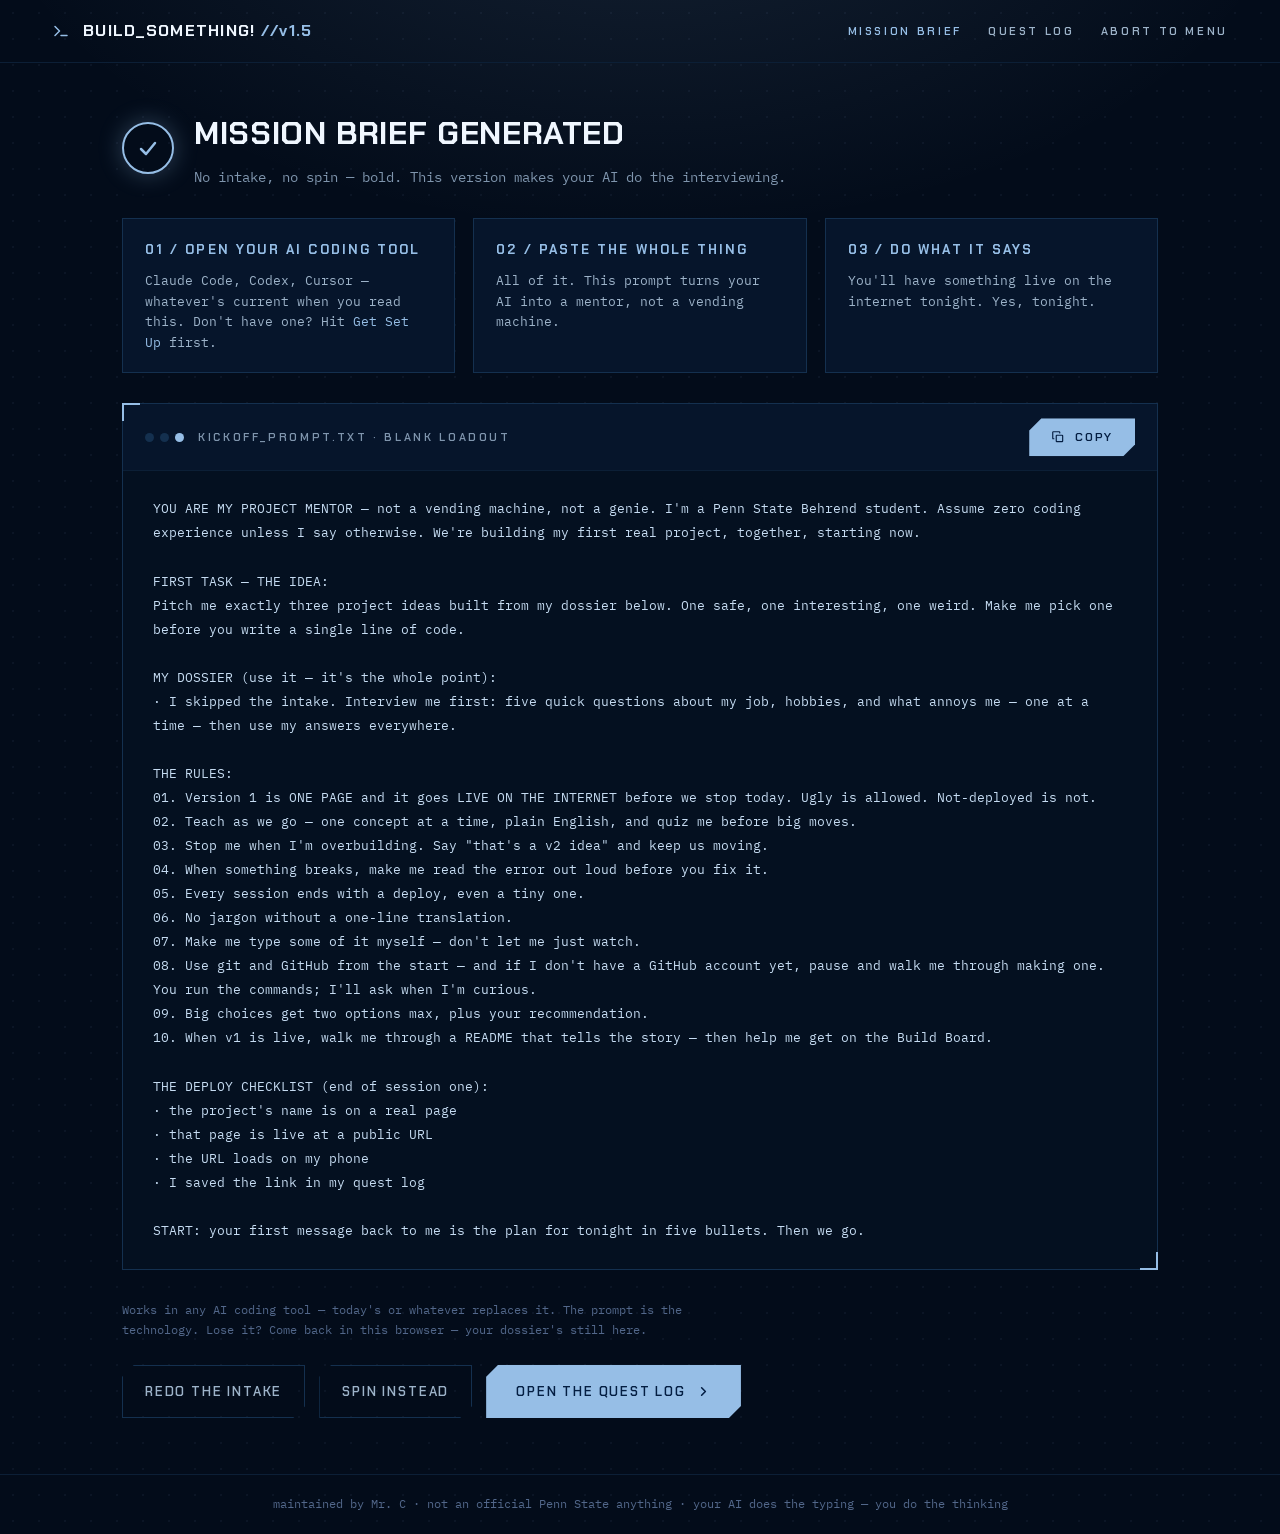
<file: prompt.html>
<!doctype html>
<html lang="en">
<head>
<meta charset="utf-8">
<meta name="viewport" content="width=device-width, initial-scale=1">
<title>Your Kickoff Prompt — Build Something!</title>
<link rel="preconnect" href="https://fonts.googleapis.com">
<link rel="preconnect" href="https://fonts.gstatic.com" crossorigin>
<link href="https://fonts.googleapis.com/css2?family=Chakra+Petch:wght@500;600;700&family=IBM+Plex+Mono:wght@400;500;600&display=swap" rel="stylesheet">
<link rel="icon" type="image/png" sizes="32x32" href="icons/favicon-32.png"><link rel="icon" type="image/png" sizes="16x16" href="icons/favicon-16.png"><link rel="icon" href="favicon.ico" sizes="any">
<link rel="manifest" href="manifest.json">
<meta name="theme-color" content="#030c1a">
<link rel="apple-touch-icon" href="icons/apple-touch-icon.png">
<link rel="stylesheet" href="css/style.css">
<script src="data/builds.js"></script>
<script src="js/app.js"></script>
</head>
<body>

<header class="topbar">
  <div class="wrap topbar-inner">
    <a class="logo" href="index.html">
      <svg width="18" height="18" viewBox="0 0 24 24" fill="none" stroke="#96bee6" stroke-width="2" stroke-linecap="round" stroke-linejoin="round"><polyline points="4 6 10 12 4 18"></polyline><line x1="12" y1="18" x2="20" y2="18"></line></svg>
      <span class="logo-name">BUILD_SOMETHING!<span> //v1.5</span></span>
    </a>
    <nav class="topnav">
      <a class="lbl here" href="prompt.html">Mission brief</a>
      <a class="lbl" href="quests.html">Quest Log</a>
      <a class="lbl" href="index.html">Abort to menu</a>
    </nav>
  </div>
</header>

<main>
  <div class="wrap" style="max-width:1100px;display:flex;flex-direction:column;gap:30px;padding-top:44px;">

    <div style="display:flex;align-items:center;gap:20px;">
      <div style="width:52px;height:52px;border:2px solid var(--blue);border-radius:50%;display:flex;align-items:center;justify-content:center;box-shadow:0 0 24px rgba(150,190,230,0.3);flex-shrink:0;">
        <svg width="24" height="24" viewBox="0 0 24 24" fill="none" stroke="#96bee6" stroke-width="2.5" stroke-linecap="round" stroke-linejoin="round"><polyline points="5 13 10 18 19 7"></polyline></svg>
      </div>
      <div style="display:flex;flex-direction:column;gap:6px;">
        <h1 class="disp" style="margin:0;font-size:clamp(24px,4vw,32px);font-weight:700;color:var(--bright);letter-spacing:0.02em;">MISSION BRIEF GENERATED</h1>
        <p class="page-sub" style="margin:0;" id="brief-sub">One copy-paste stands between you and a live URL.</p>
      </div>
    </div>

    <div class="steps">
      <div class="step panel">
        <span class="step-name">01 / OPEN YOUR AI CODING TOOL</span>
        <span class="step-desc">Claude Code, Codex, Cursor &mdash; whatever's current when you read this. Don't have one? Hit <a href="setup.html">Get Set Up</a> first.</span>
      </div>
      <div class="step panel">
        <span class="step-name">02 / PASTE THE WHOLE THING</span>
        <span class="step-desc">All of it. This prompt turns your AI into a mentor, not a vending machine.</span>
      </div>
      <div class="step panel">
        <span class="step-name">03 / DO WHAT IT SAYS</span>
        <span class="step-desc">You'll have something live on the internet tonight. Yes, tonight.</span>
      </div>
    </div>

    <div class="terminal corners">
      <div class="terminal-bar">
        <div style="display:flex;align-items:center;gap:14px;">
          <span class="term-dots"><span class="term-dot"></span><span class="term-dot"></span><span class="term-dot on"></span></span>
          <span class="lbl" id="prompt-label">KICKOFF_PROMPT.TXT</span>
        </div>
        <button class="btn btn-primary" style="padding:11px 22px;font-size:12px;" id="copy-prompt">
          <svg width="14" height="14" viewBox="0 0 24 24" fill="none" stroke="currentColor" stroke-width="2" stroke-linecap="round" stroke-linejoin="round"><rect x="9" y="9" width="11" height="11" rx="1"></rect><path d="M5 15H4a1 1 0 0 1-1-1V4a1 1 0 0 1 1-1h10a1 1 0 0 1 1 1v1"></path></svg>
          Copy
        </button>
      </div>
      <pre id="prompt-text"></pre>
    </div>

    <div style="display:flex;align-items:center;justify-content:space-between;gap:24px;flex-wrap:wrap;">
      <p class="note" style="margin:0;max-width:560px;">Works in any AI coding tool &mdash; today's or whatever replaces it. The prompt is the technology. Lose it? Come back in this browser &mdash; your dossier's still here.</p>
      <div style="display:flex;align-items:center;gap:14px;flex-wrap:wrap;">
        <a class="btn btn-ghost" href="intake.html" style="padding:15px 22px;">Redo the intake</a>
        <a class="btn btn-ghost" href="machine.html" style="padding:15px 22px;">Spin instead</a>
        <a class="btn btn-primary" href="quests.html">
          Open the quest log
          <svg width="15" height="15" viewBox="0 0 24 24" fill="none" stroke="currentColor" stroke-width="2.5" stroke-linecap="round" stroke-linejoin="round"><polyline points="9 6 15 12 9 18"></polyline></svg>
        </a>
      </div>
    </div>
  </div>
</main>

<footer class="foot">maintained by Mr. C &middot; not an official Penn State anything &middot; your AI does the typing &mdash; you do the thinking</footer>

<script>
(function () {
  var d = bsStore.get("bs_dossier");
  var c = bsStore.get("bs_combo");

  function filled(v) { return v && String(v).trim().length > 0; }
  function dossierHasAnything() {
    if (!d) { return false; }
    return filled(d.major) || filled(d.year) || (d.time && d.time.length) || filled(d.timeText) ||
           filled(d.annoy) || filled(d.track) || filled(d.who) || filled(d.window);
  }

  function buildPrompt() {
    var L = [];
    L.push("YOU ARE MY PROJECT MENTOR — not a vending machine, not a genie. I'm a Penn State Behrend student. Assume zero coding experience unless I say otherwise. We're building my first real project, together, starting now.");
    L.push("");
    if (c) {
      L.push("THE PROJECT (from an idea generator — sanity-check it, then make it better):");
      L.push(c.sentence);
    } else {
      L.push("FIRST TASK — THE IDEA:");
      L.push("Pitch me exactly three project ideas built from my dossier below" + (d && filled(d.window) ? ", sized to my time window" : "") + ". One safe, one interesting, one weird. Make me pick one before you write a single line of code.");
    }
    L.push("");
    L.push("MY DOSSIER (use it — it's the whole point):");
    if (dossierHasAnything()) {
      if (filled(d.major) || filled(d.year)) {
        L.push("· " + (filled(d.major) ? d.major : "Student") + (filled(d.year) ? ", graduating " + d.year : ""));
      }
      if ((d.time && d.time.length) || filled(d.timeText)) {
        var doesBits = [];
        if (d.time && d.time.length) { doesBits.push(d.time.join(", ").toLowerCase()); }
        if (filled(d.timeText)) { doesBits.push(d.timeText.trim()); }
        L.push("· Outside class: " + doesBits.join(" — "));
      }
      if (filled(d.annoy)) { L.push("· Currently annoyed by: " + d.annoy.trim()); }
      if (filled(d.track)) { L.push("· Tracks / argues about: " + d.track.trim()); }
      if (filled(d.who)) { L.push("· Building for: " + d.who.toLowerCase()); }
      if (filled(d.window)) { L.push("· Time window: " + d.window.toLowerCase()); }
    } else {
      L.push("· I skipped the intake. Interview me first: five quick questions about my job, hobbies, and what annoys me — one at a time — then use my answers everywhere.");
    }
    L.push("");
    L.push("THE RULES:");
    L.push("01. Version 1 is ONE PAGE and it goes LIVE ON THE INTERNET before we stop today. Ugly is allowed. Not-deployed is not.");
    L.push("02. Teach as we go — one concept at a time, plain English, and quiz me before big moves.");
    L.push("03. Stop me when I'm overbuilding. Say \"that's a v2 idea\" and keep us moving.");
    L.push("04. When something breaks, make me read the error out loud before you fix it.");
    L.push("05. Every session ends with a deploy, even a tiny one.");
    L.push("06. No jargon without a one-line translation.");
    L.push("07. Make me type some of it myself — don't let me just watch.");
    L.push("08. Use git and GitHub from the start — and if I don't have a GitHub account yet, pause and walk me through making one. You run the commands; I'll ask when I'm curious.");
    L.push("09. Big choices get two options max, plus your recommendation.");
    L.push("10. When v1 is live, walk me through a README that tells the story — then help me get on the Build Board.");
    L.push("");
    L.push("THE DEPLOY CHECKLIST (end of session one):");
    L.push("· the project's name is on a real page");
    L.push("· that page is live at a public URL");
    L.push("· the URL loads on my phone");
    L.push("· I saved the link in my quest log");
    L.push("");
    L.push("START: your first message back to me is the plan for tonight in five bullets. Then we go.");
    return L.join("\n");
  }

  if (!c && !dossierHasAnything()) {
    $("#brief-sub").textContent = "No intake, no spin — bold. This version makes your AI do the interviewing.";
    $("#prompt-label").textContent = "KICKOFF_PROMPT.TXT · blank loadout";
  } else if (c) {
    $("#prompt-label").textContent = "KICKOFF_PROMPT.TXT · idea locked" + (dossierHasAnything() ? " + dossier attached" : "");
  } else {
    $("#prompt-label").textContent = "KICKOFF_PROMPT.TXT · personalized from your dossier";
  }

  var text = buildPrompt();
  $("#prompt-text").textContent = text;
  $("#copy-prompt").addEventListener("click", function () { bsCopy(this, text); });
})();
</script>
</body>
</html>
</file>
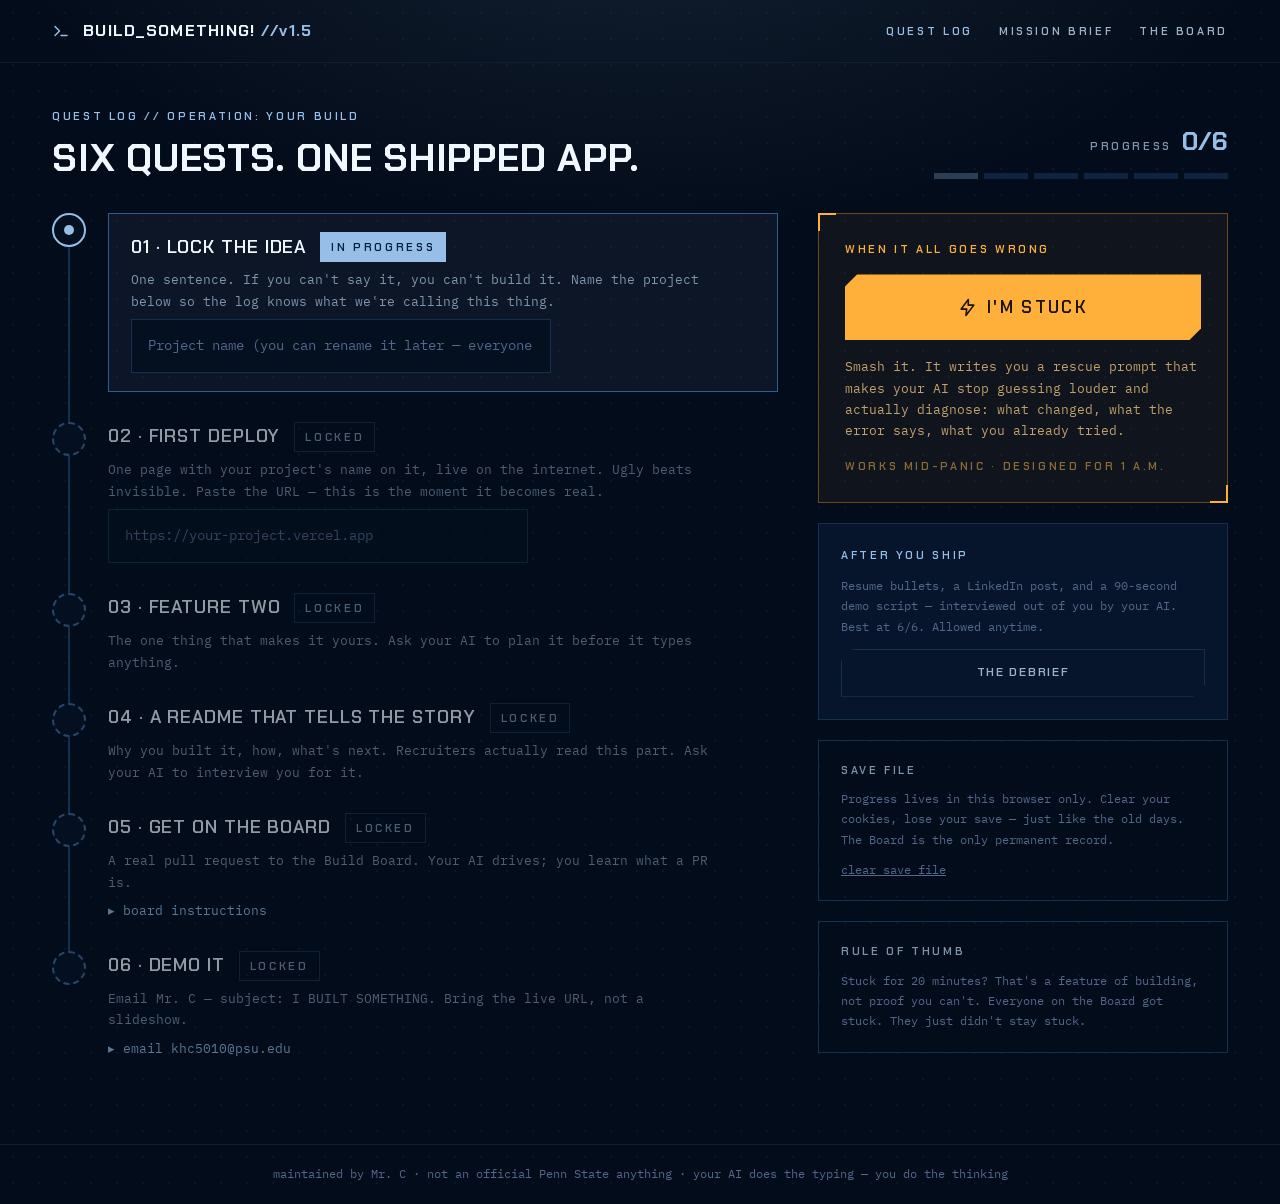
<file: quests.html>
<!doctype html>
<html lang="en">
<head>
<meta charset="utf-8">
<meta name="viewport" content="width=device-width, initial-scale=1">
<title>Quest Log — Build Something!</title>
<link rel="preconnect" href="https://fonts.googleapis.com">
<link rel="preconnect" href="https://fonts.gstatic.com" crossorigin>
<link href="https://fonts.googleapis.com/css2?family=Chakra+Petch:wght@500;600;700&family=IBM+Plex+Mono:wght@400;500;600&display=swap" rel="stylesheet">
<link rel="icon" type="image/png" sizes="32x32" href="icons/favicon-32.png"><link rel="icon" type="image/png" sizes="16x16" href="icons/favicon-16.png"><link rel="icon" href="favicon.ico" sizes="any">
<link rel="manifest" href="manifest.json">
<meta name="theme-color" content="#030c1a">
<link rel="apple-touch-icon" href="icons/apple-touch-icon.png">
<link rel="stylesheet" href="css/style.css">
<script src="data/builds.js"></script>
<script src="js/app.js"></script>
</head>
<body>

<header class="topbar">
  <div class="wrap topbar-inner">
    <a class="logo" href="index.html">
      <svg width="18" height="18" viewBox="0 0 24 24" fill="none" stroke="#96bee6" stroke-width="2" stroke-linecap="round" stroke-linejoin="round"><polyline points="4 6 10 12 4 18"></polyline><line x1="12" y1="18" x2="20" y2="18"></line></svg>
      <span class="logo-name">BUILD_SOMETHING!<span> //v1.5</span></span>
    </a>
    <nav class="topnav">
      <a class="lbl here" href="quests.html">Quest log</a>
      <a class="lbl" href="prompt.html">Mission brief</a>
      <a class="lbl" href="board.html">The Board</a>
    </nav>
  </div>
</header>

<main>
  <div class="wrap" style="display:flex;align-items:flex-end;justify-content:space-between;gap:32px;flex-wrap:wrap;">
    <div class="page-head">
      <div class="lbl blue" id="op-label">Quest log // operation: your build</div>
      <h1>SIX QUESTS. ONE SHIPPED APP.</h1>
    </div>
    <div style="display:flex;flex-direction:column;gap:10px;align-items:flex-end;padding-top:20px;">
      <span style="display:flex;align-items:baseline;gap:10px;"><span class="lbl">Progress</span><b class="disp" style="font-size:26px;font-weight:700;color:var(--blue);" id="progress-num">0/6</b></span>
      <div style="display:flex;gap:6px;" id="progress-segs"></div>
    </div>
  </div>

  <div class="wrap quest-grid">
    <div id="quest-list"></div>

    <div style="display:flex;flex-direction:column;gap:20px;">
      <div class="corners amber" style="background:rgba(255,176,58,0.05);border:1px solid var(--amber-line);padding:26px;display:flex;flex-direction:column;gap:16px;">
        <span class="lbl amber">When it all goes wrong</span>
        <button class="btn btn-amber" id="panic" style="padding:22px;font-size:17px;">
          <svg width="19" height="19" viewBox="0 0 24 24" fill="none" stroke="currentColor" stroke-width="2" stroke-linecap="round" stroke-linejoin="round"><polygon points="13 2 4 14 11 14 10 22 20 9 13 9"></polygon></svg>
          I'M STUCK
        </button>
        <p style="margin:0;font-size:12.5px;line-height:1.7;color:var(--amber-ink);">Smash it. It writes you a rescue prompt that makes your AI stop guessing louder and actually diagnose: what changed, what the error says, what you already tried.</p>
        <span class="lbl" style="color:var(--amber-faint);">Works mid-panic &middot; designed for 1 a.m.</span>
      </div>

      <div class="panel" id="debrief-panel" style="padding:22px;display:flex;flex-direction:column;gap:12px;">
        <span class="lbl blue" id="debrief-lbl">After you ship</span>
        <p class="note" style="margin:0;">Resume bullets, a LinkedIn post, and a 90-second demo script &mdash; interviewed out of you by your AI. Best at 6/6. Allowed anytime.</p>
        <a class="btn btn-ghost" href="debrief.html" id="debrief-cta" style="padding:13px 20px;font-size:12px;">The Debrief</a>
      </div>

      <div style="border:1px solid var(--line);padding:20px 22px;display:flex;flex-direction:column;gap:10px;">
        <span class="lbl">Save file</span>
        <p class="note" style="margin:0;">Progress lives in this browser only. Clear your cookies, lose your save &mdash; just like the old days. The Board is the only permanent record.</p>
        <a href="#" class="note" id="clear-save" style="color:var(--faint);text-decoration:underline;">clear save file</a>
      </div>

      <div style="border:1px solid var(--line);padding:20px 22px;display:flex;flex-direction:column;gap:10px;">
        <span class="lbl">Rule of thumb</span>
        <p class="note" style="margin:0;">Stuck for 20 minutes? That's a feature of building, not proof you can't. Everyone on the Board got stuck. They just didn't stay stuck.</p>
      </div>
    </div>
  </div>

  <div class="modal-back" id="panic-modal">
    <div class="modal corners amber">
      <div class="terminal-bar" style="border-bottom:1px solid var(--amber-line);">
        <div style="display:flex;align-items:center;gap:14px;">
          <span class="term-dots"><span class="term-dot"></span><span class="term-dot"></span><span class="term-dot" style="background:var(--amber);"></span></span>
          <span class="lbl amber">RESCUE_PROMPT.TXT</span>
        </div>
        <div style="display:flex;gap:10px;">
          <button class="btn btn-amber" style="padding:11px 22px;font-size:12px;animation:none;" id="copy-rescue">Copy</button>
          <button class="btn btn-ghost" style="padding:11px 18px;font-size:12px;" id="close-panic">Close</button>
        </div>
      </div>
      <pre id="rescue-text" style="margin:0;padding:24px 28px;font-family:inherit;font-size:13px;line-height:1.8;color:#e8d5b0;white-space:pre-wrap;"></pre>
    </div>
  </div>
</main>

<footer class="foot">maintained by Mr. C &middot; not an official Penn State anything &middot; your AI does the typing &mdash; you do the thinking</footer>

<script>
(function () {
  var QUESTS = [
    { name: "01 · LOCK THE IDEA", desc: "One sentence. If you can't say it, you can't build it. Name the project below so the log knows what we're calling this thing.", input: "name" },
    { name: "02 · FIRST DEPLOY", desc: "One page with your project's name on it, live on the internet. Ugly beats invisible. Paste the URL — this is the moment it becomes real.", input: "url" },
    { name: "03 · FEATURE TWO", desc: "The one thing that makes it yours. Ask your AI to plan it before it types anything." },
    { name: "04 · A README THAT TELLS THE STORY", desc: "Why you built it, how, what's next. Recruiters actually read this part. Ask your AI to interview you for it." },
    { name: "05 · GET ON THE BOARD", desc: "A real pull request to the Build Board. Your AI drives; you learn what a PR is.", link: { href: "board.html#join", label: "board instructions" } },
    { name: "06 · DEMO IT", desc: "Email Mr. C — subject: I BUILT SOMETHING. Bring the live URL, not a slideshow.", mail: true }
  ];

  var done = bsStore.get("bs_quests") || [false, false, false, false, false, false];
  var projname = bsStore.get("bs_projname") || "";
  var liveurl = bsStore.get("bs_liveurl") || "";

  var checkSvg = '<svg width="16" height="16" viewBox="0 0 24 24" fill="none" stroke="#041e42" stroke-width="3" stroke-linecap="round" stroke-linejoin="round"><polyline points="5 13 10 18 19 7"></polyline></svg>';
  var extSvg = '<svg width="13" height="13" viewBox="0 0 24 24" fill="none" stroke="currentColor" stroke-width="2" stroke-linecap="round" stroke-linejoin="round"><path d="M14 4h6v6"></path><path d="M20 4L10 14"></path><path d="M18 13v6a1 1 0 0 1-1 1H5a1 1 0 0 1-1-1V7a1 1 0 0 1 1-1h6"></path></svg>';

  function activeIndex() {
    for (var i = 0; i < 6; i++) { if (!done[i]) { return i; } }
    return -1;
  }

  function mailtoHref() {
    var body = "Project: " + (projname || "[name]") + "\nLive URL: " + (liveurl || "[https://...]") + "\n\nWhen can I demo it?";
    return "mailto:" + SITE.email + "?subject=" + encodeURIComponent("I BUILT SOMETHING") + "&body=" + encodeURIComponent(body);
  }

  function render() {
    var act = activeIndex();
    var list = $("#quest-list");
    list.innerHTML = "";
    QUESTS.forEach(function (q, i) {
      var state = done[i] ? "done" : (i === act ? "active" : "locked");
      var wrap = document.createElement("div");
      wrap.className = "quest " + state;

      var rail = document.createElement("div");
      rail.className = "quest-rail";
      var marker = document.createElement("button");
      marker.className = "quest-marker";
      marker.title = done[i] ? "Mark not done" : "Mark done";
      if (done[i]) { marker.innerHTML = checkSvg; }
      else if (state === "active") { marker.innerHTML = '<span style="width:10px;height:10px;border-radius:50%;background:var(--blue);display:block;"></span>'; }
      marker.addEventListener("click", function () {
        done[i] = !done[i];
        bsStore.set("bs_quests", done);
        render();
      });
      rail.appendChild(marker);
      if (i < 5) { var ln = document.createElement("div"); ln.className = "quest-line"; rail.appendChild(ln); }
      wrap.appendChild(rail);

      var body = document.createElement("div");
      body.className = "quest-body";
      var tag = done[i] ? "Complete" : (state === "active" ? "In progress" : "Locked");
      body.innerHTML =
        '<div class="quest-title-row"><span class="quest-name">' + q.name + '</span><span class="lbl quest-tag">' + tag + "</span></div>" +
        '<p class="quest-desc" style="margin:0;">' + q.desc + "</p>";

      if (q.input === "name") {
        var nameIn = document.createElement("input");
        nameIn.type = "text";
        nameIn.value = projname;
        nameIn.placeholder = "Project name (you can rename it later — everyone does)";
        nameIn.style.maxWidth = "420px";
        nameIn.addEventListener("change", function () {
          projname = nameIn.value.trim();
          bsStore.set("bs_projname", projname);
          opLabel();
        });
        body.appendChild(nameIn);
      }
      if (q.input === "url") {
        var urlIn = document.createElement("input");
        urlIn.type = "url";
        urlIn.value = liveurl;
        urlIn.placeholder = "https://your-project.vercel.app";
        urlIn.style.maxWidth = "420px";
        urlIn.addEventListener("change", function () {
          liveurl = urlIn.value.trim();
          bsStore.set("bs_liveurl", liveurl);
          render();
        });
        body.appendChild(urlIn);
        if (liveurl) {
          var live = document.createElement("a");
          live.href = liveurl;
          live.target = "_blank";
          live.rel = "noopener";
          live.style.cssText = "display:inline-flex;align-items:center;gap:8px;font-size:12.5px;margin-top:6px;";
          live.innerHTML = extSvg + " " + liveurl.replace(/^https?:\/\//, "");
          body.appendChild(live);
        }
      }
      if (q.link) {
        var a = document.createElement("a");
        a.href = q.link.href;
        a.style.cssText = "font-size:12.5px;";
        a.textContent = "▸ " + q.link.label;
        body.appendChild(a);
      }
      if (q.mail) {
        var m = document.createElement("a");
        m.href = mailtoHref();
        m.style.cssText = "font-size:12.5px;";
        m.textContent = "▸ email " + SITE.email;
        body.appendChild(m);
      }
      wrap.appendChild(body);
      list.appendChild(wrap);
    });

    var n = done.filter(Boolean).length;
    $("#progress-num").textContent = n + "/6";
    if (n === 6) {
      $("#debrief-cta").className = "btn btn-primary";
      $("#debrief-lbl").textContent = "Final unlock — ready";
      $("#debrief-panel").classList.add("corners");
    } else {
      $("#debrief-cta").className = "btn btn-ghost";
      $("#debrief-lbl").textContent = "After you ship";
      $("#debrief-panel").classList.remove("corners");
    }
    var segs = $("#progress-segs");
    segs.innerHTML = "";
    for (var s = 0; s < 6; s++) {
      var seg = document.createElement("div");
      seg.style.cssText = "width:44px;height:6px;background:" + (done[s] ? "var(--blue)" : (s === act ? "rgba(150,190,230,0.28)" : "#0e2440")) + ";";
      segs.appendChild(seg);
    }
    opLabel();
  }

  function opLabel() {
    $("#op-label").textContent = "Quest log // operation: " + (projname || "your build");
  }

  var RESCUE = [
    "MAYDAY. I'm stuck and you're going to get me unstuck WITHOUT guessing.",
    "",
    "THE SITUATION: [what I was trying to do]",
    "WHAT I SEE: [paste the exact error, or describe the wrong behavior]",
    "WHAT I ALREADY TRIED: [list it, even the dumb stuff]",
    "",
    "YOUR JOB:",
    "1. Restate the problem back to me in plain English.",
    "2. List the three most likely causes, ranked.",
    "3. Check them one at a time, cheapest first — show me how to verify each.",
    "4. No new code until we know the cause. Diagnose, then fix.",
    "5. When it's fixed, explain what happened in one paragraph I could repeat to a friend.",
    "",
    "RULE: if you're not sure, say so and check — do not guess louder."
  ].join("\n");

  $("#rescue-text").textContent = RESCUE;
  $("#panic").addEventListener("click", function () { $("#panic-modal").classList.add("open"); });
  $("#close-panic").addEventListener("click", function () { $("#panic-modal").classList.remove("open"); });
  $("#panic-modal").addEventListener("click", function (e) { if (e.target === this) { this.classList.remove("open"); } });
  $("#copy-rescue").addEventListener("click", function () { bsCopy(this, RESCUE); });

  $("#clear-save").addEventListener("click", function (e) {
    e.preventDefault();
    if (confirm("Delete your save file? Dossier, quests, everything. No respawns.")) {
      ["bs_quests", "bs_dossier", "bs_combo", "bs_projname", "bs_liveurl"].forEach(bsStore.del);
      location.reload();
    }
  });

  var act = activeIndex();
  render();
})();
</script>
</body>
</html>
</file>
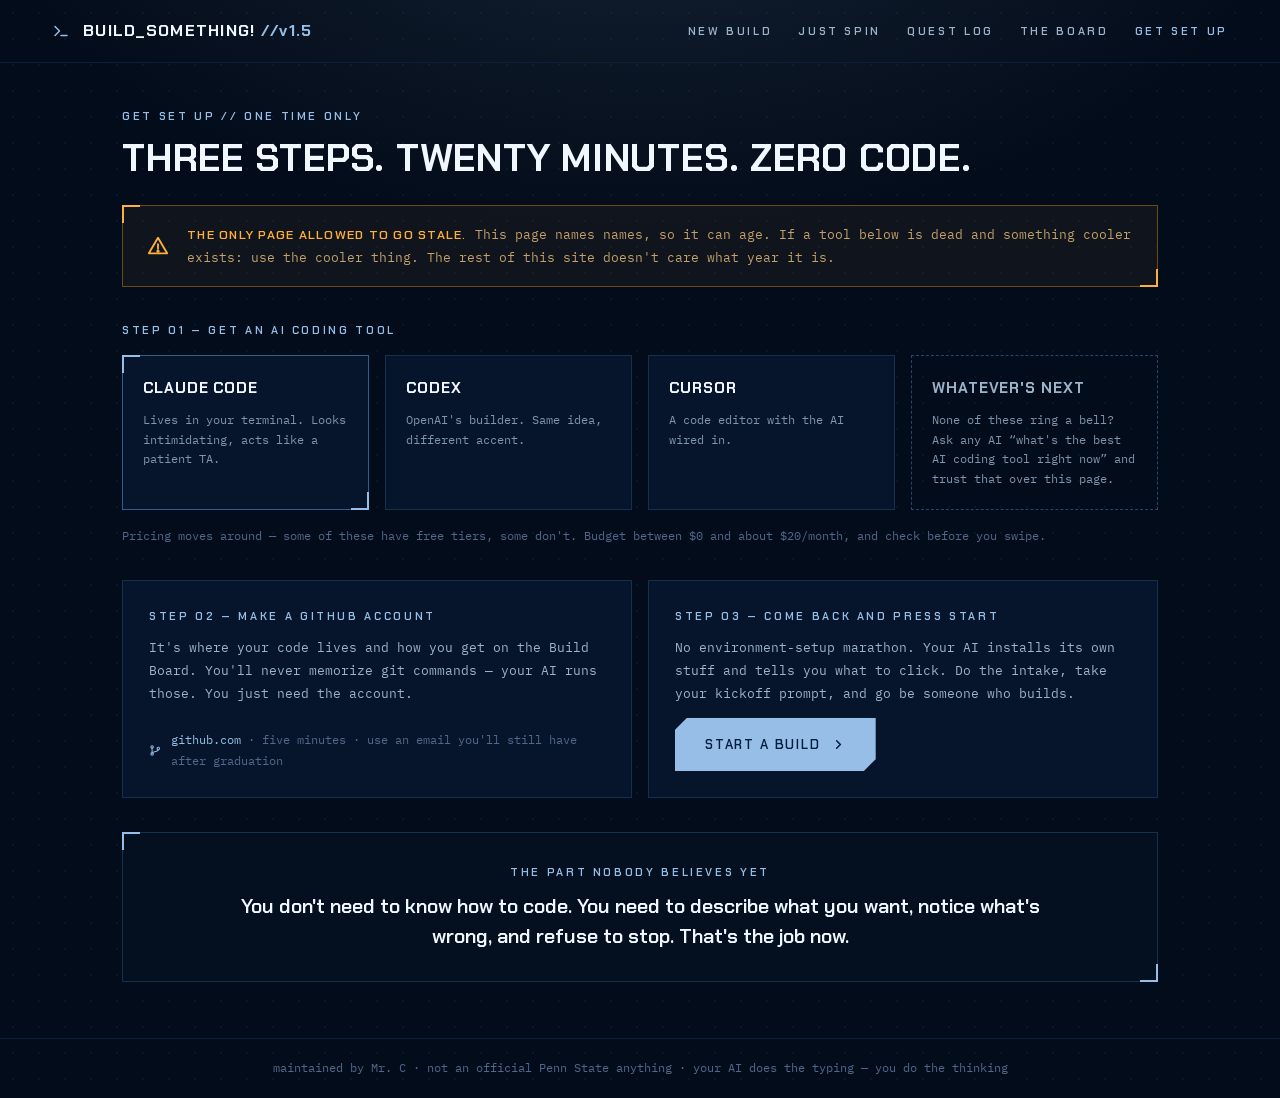
<file: setup.html>
<!doctype html>
<html lang="en">
<head>
<meta charset="utf-8">
<meta name="viewport" content="width=device-width, initial-scale=1">
<title>Get Set Up — Build Something!</title>
<link rel="preconnect" href="https://fonts.googleapis.com">
<link rel="preconnect" href="https://fonts.gstatic.com" crossorigin>
<link href="https://fonts.googleapis.com/css2?family=Chakra+Petch:wght@500;600;700&family=IBM+Plex+Mono:wght@400;500;600&display=swap" rel="stylesheet">
<link rel="icon" type="image/png" sizes="32x32" href="icons/favicon-32.png"><link rel="icon" type="image/png" sizes="16x16" href="icons/favicon-16.png"><link rel="icon" href="favicon.ico" sizes="any">
<link rel="manifest" href="manifest.json">
<meta name="theme-color" content="#030c1a">
<link rel="apple-touch-icon" href="icons/apple-touch-icon.png">
<link rel="stylesheet" href="css/style.css">
<script src="data/builds.js"></script>
<script src="js/app.js"></script>
</head>
<body>

<header class="topbar">
  <div class="wrap topbar-inner">
    <a class="logo" href="index.html">
      <svg width="18" height="18" viewBox="0 0 24 24" fill="none" stroke="#96bee6" stroke-width="2" stroke-linecap="round" stroke-linejoin="round"><polyline points="4 6 10 12 4 18"></polyline><line x1="12" y1="18" x2="20" y2="18"></line></svg>
      <span class="logo-name">BUILD_SOMETHING!<span> //v1.5</span></span>
    </a>
    <nav class="topnav">
      <a class="lbl" href="intake.html">New Build</a>
      <a class="lbl" href="machine.html">Just Spin</a>
      <a class="lbl" href="quests.html">Quest Log</a>
      <a class="lbl" href="board.html">The Board</a>
      <a class="lbl here" href="setup.html">Get Set Up</a>
    </nav>
  </div>
</header>

<main>
  <div class="wrap" style="max-width:1100px;">
    <div class="page-head">
      <div class="lbl blue">Get set up // one time only</div>
      <h1>THREE STEPS. TWENTY MINUTES. ZERO CODE.</h1>
    </div>

    <div class="stale corners amber" style="margin-top:26px;">
      <svg width="22" height="22" viewBox="0 0 24 24" fill="none" stroke="#ffb03a" stroke-width="2" stroke-linecap="round" stroke-linejoin="round" style="flex-shrink:0;"><path d="M12 3L2 20h20L12 3z"></path><line x1="12" y1="10" x2="12" y2="15"></line><circle cx="12" cy="17.6" r="0.8"></circle></svg>
      <span class="stale-text"><b>THE ONLY PAGE ALLOWED TO GO STALE.</b> This page names names, so it can age. If a tool below is dead and something cooler exists: use the cooler thing. The rest of this site doesn't care what year it is.</span>
    </div>

    <div style="display:flex;flex-direction:column;gap:16px;margin-top:34px;">
      <div class="lbl blue">Step 01 &mdash; get an AI coding tool</div>
      <div class="tools-grid">
        <div class="panel corners" style="border-color:var(--border-strong);padding:20px;display:flex;flex-direction:column;gap:9px;">
          <span class="disp" style="font-size:15px;font-weight:700;color:var(--bright);letter-spacing:0.06em;">CLAUDE CODE</span>
          <span style="font-size:12px;line-height:1.65;color:var(--muted);">Lives in your terminal. Looks intimidating, acts like a patient TA.</span>
        </div>
        <div class="panel" style="padding:20px;display:flex;flex-direction:column;gap:9px;">
          <span class="disp" style="font-size:15px;font-weight:700;color:var(--bright);letter-spacing:0.06em;">CODEX</span>
          <span style="font-size:12px;line-height:1.65;color:var(--muted);">OpenAI's builder. Same idea, different accent.</span>
        </div>
        <div class="panel" style="padding:20px;display:flex;flex-direction:column;gap:9px;">
          <span class="disp" style="font-size:15px;font-weight:700;color:var(--bright);letter-spacing:0.06em;">CURSOR</span>
          <span style="font-size:12px;line-height:1.65;color:var(--muted);">A code editor with the AI wired in.</span>
        </div>
        <div style="border:1px dashed var(--dash);padding:20px;display:flex;flex-direction:column;gap:9px;">
          <span class="disp" style="font-size:15px;font-weight:700;color:var(--muted2);letter-spacing:0.06em;">WHATEVER'S NEXT</span>
          <span style="font-size:12px;line-height:1.65;color:var(--muted);">None of these ring a bell? Ask any AI &ldquo;what's the best AI coding tool right now&rdquo; and trust that over this page.</span>
        </div>
      </div>
      <p class="note" style="margin:0;">Pricing moves around &mdash; some of these have free tiers, some don't. Budget between $0 and about $20/month, and check before you swipe.</p>
    </div>

    <div class="grid2" style="margin-top:34px;">
      <div class="panel" style="padding:26px;display:flex;flex-direction:column;gap:12px;">
        <div class="lbl blue">Step 02 &mdash; make a GitHub account</div>
        <p style="margin:0;font-size:13px;line-height:1.75;color:var(--muted2);">It's where your code lives and how you get on the Build Board. You'll never memorize git commands &mdash; your AI runs those. You just need the account.</p>
        <div style="display:flex;align-items:center;gap:10px;margin-top:auto;">
          <svg width="15" height="15" viewBox="0 0 24 24" fill="none" stroke="#96bee6" stroke-width="2" stroke-linecap="round" stroke-linejoin="round"><circle cx="6" cy="5" r="2.4"></circle><circle cx="6" cy="19" r="2.4"></circle><circle cx="18" cy="8" r="2.4"></circle><path d="M6 7.4v9.2"></path><path d="M18 10.4c0 4.4-12 3.2-12 6.2"></path></svg>
          <span class="note"><a href="https://github.com" target="_blank" rel="noopener">github.com</a> &middot; five minutes &middot; use an email you'll still have after graduation</span>
        </div>
      </div>
      <div class="panel" style="padding:26px;display:flex;flex-direction:column;gap:12px;">
        <div class="lbl blue">Step 03 &mdash; come back and press start</div>
        <p style="margin:0;font-size:13px;line-height:1.75;color:var(--muted2);">No environment-setup marathon. Your AI installs its own stuff and tells you what to click. Do the intake, take your kickoff prompt, and go be someone who builds.</p>
        <div style="margin-top:auto;">
          <a class="btn btn-primary" href="intake.html">Start a build
            <svg width="15" height="15" viewBox="0 0 24 24" fill="none" stroke="currentColor" stroke-width="2.5" stroke-linecap="round" stroke-linejoin="round"><polyline points="9 6 15 12 9 18"></polyline></svg>
          </a>
        </div>
      </div>
    </div>

    <div class="panel-deep corners" style="margin-top:34px;padding:30px;display:flex;flex-direction:column;gap:10px;align-items:center;text-align:center;">
      <div class="lbl blue">The part nobody believes yet</div>
      <p class="disp" style="margin:0;font-size:20px;font-weight:600;line-height:1.5;color:var(--bright);max-width:820px;">You don't need to know how to code. You need to describe what you want, notice what's wrong, and refuse to stop. That's the job now.</p>
    </div>
  </div>
</main>

<footer class="foot">maintained by Mr. C &middot; not an official Penn State anything &middot; your AI does the typing &mdash; you do the thinking</footer>

</body>
</html>
</file>
<file: css/style.css>
/* Build Something! — one stylesheet, no build step, nothing to rot. */

:root {
  --bg: #030c1a;
  --panel: #06152b;
  --deep: #041020;
  --line: #14304f;
  --line-dim: #0c1f36;
  --blue: #96bee6;
  --blue-dim: rgba(150, 190, 230, 0.1);
  --ink: #dce8f5;
  --bright: #f0f7ff;
  --muted: #7f95ad;
  --muted2: #9db3c9;
  --faint: #52678a;
  --reel-faded: #3d5375;
  --border-strong: #2f5d8f;
  --dash: #29456b;
  --navy-ink: #041e42;
  --amber: #ffb03a;
  --amber-line: #6b4a17;
  --amber-ink: #c4a06a;
  --amber-faint: #8a6a35;
}

* { box-sizing: border-box; }

html, body { margin: 0; padding: 0; }

body {
  background-color: var(--bg);
  background-image:
    radial-gradient(1100px 620px at 50% -140px, rgba(150, 190, 230, 0.12), transparent 60%),
    radial-gradient(rgba(150, 190, 230, 0.055) 1px, transparent 1.4px);
  background-size: auto, 26px 26px;
  color: var(--ink);
  font-family: 'IBM Plex Mono', Consolas, 'Courier New', monospace;
  font-size: 14px;
  line-height: 1.65;
  min-height: 100vh;
  display: flex;
  flex-direction: column;
}

a { color: var(--blue); text-decoration: none; }
a:hover { color: #c9e2fa; }

main { flex-grow: 1; }

.wrap { width: 100%; max-width: 1240px; margin: 0 auto; padding: 0 32px; }

.disp { font-family: 'Chakra Petch', 'Segoe UI', Arial, sans-serif; }

.lbl {
  font-family: 'Chakra Petch', 'Segoe UI', Arial, sans-serif;
  font-weight: 600;
  font-size: 11px;
  letter-spacing: 0.24em;
  text-transform: uppercase;
  color: var(--muted);
}
.lbl.blue { color: var(--blue); }
.lbl.amber { color: var(--amber); }

/* ---------- chrome ---------- */

.topbar { border-bottom: 1px solid var(--line-dim); }
.topbar-inner {
  display: flex;
  align-items: center;
  justify-content: space-between;
  gap: 20px;
  padding: 18px 32px;
  flex-wrap: wrap;
}
.logo { display: flex; align-items: center; gap: 13px; }
.logo-name {
  font-family: 'Chakra Petch', 'Segoe UI', Arial, sans-serif;
  font-size: 16px;
  font-weight: 700;
  letter-spacing: 0.08em;
  color: var(--bright);
}
.logo-name span { color: var(--blue); }
.topnav { display: flex; align-items: center; gap: 26px; flex-wrap: wrap; }
.topnav a { color: var(--muted2); }
.topnav a:hover { color: var(--blue); }
.topnav a.here { color: var(--blue); }

.status-chip {
  display: flex;
  align-items: center;
  gap: 9px;
  padding: 9px 14px;
  border: 1px solid var(--line);
}
.status-dot {
  width: 8px;
  height: 8px;
  border-radius: 50%;
  background: var(--blue);
  animation: pulse 2s ease-out infinite;
}

.foot {
  border-top: 1px solid var(--line-dim);
  text-align: center;
  padding: 20px 32px;
  font-size: 11.5px;
  color: var(--faint);
  margin-top: 56px;
}

/* ---------- widgets ---------- */

.btn {
  font-family: 'Chakra Petch', 'Segoe UI', Arial, sans-serif;
  font-weight: 600;
  letter-spacing: 0.14em;
  text-transform: uppercase;
  display: inline-flex;
  align-items: center;
  justify-content: center;
  gap: 10px;
  clip-path: polygon(12px 0, 100% 0, 100% calc(100% - 12px), calc(100% - 12px) 100%, 0 100%, 0 12px);
  border: 0;
  cursor: pointer;
  font-size: 13px;
  padding: 16px 30px;
  background: transparent;
  color: var(--muted2);
}
.btn-primary {
  background: var(--blue);
  color: var(--navy-ink);
  box-shadow: 0 0 22px rgba(150, 190, 230, 0.25);
}
.btn-primary:hover { background: #b1d2f0; color: var(--navy-ink); }
.btn-ghost { border: 1px solid var(--line); }
.btn-ghost:hover { border-color: var(--border-strong); color: var(--bright); }
.btn-amber {
  background: var(--amber);
  color: #1c1206;
  animation: pulseA 1.8s ease-out infinite;
}
.btn-amber:hover { background: #ffc266; color: #1c1206; }
.btn svg { flex-shrink: 0; }

.corners { position: relative; }
.corners::before {
  content: "";
  position: absolute;
  top: -1px; left: -1px;
  width: 16px; height: 16px;
  border-top: 2px solid var(--blue);
  border-left: 2px solid var(--blue);
}
.corners::after {
  content: "";
  position: absolute;
  bottom: -1px; right: -1px;
  width: 16px; height: 16px;
  border-bottom: 2px solid var(--blue);
  border-right: 2px solid var(--blue);
}
.corners.amber::before { border-color: var(--amber); }
.corners.amber::after { border-color: var(--amber); }

.panel { background: var(--panel); border: 1px solid var(--line); }
.panel-deep { background: var(--deep); border: 1px solid var(--line); }

.chip {
  display: inline-flex;
  align-items: center;
  gap: 8px;
  padding: 13px 18px;
  border: 1px solid var(--line);
  color: var(--muted2);
  font-size: 12.5px;
  letter-spacing: 0.06em;
  cursor: pointer;
  background: transparent;
  font-family: inherit;
}
.chip:hover { border-color: var(--border-strong); color: var(--bright); }
.chip.on {
  background: var(--blue-dim);
  border-color: var(--border-strong);
  color: var(--bright);
}
.chip.on::before { content: "▸"; content: ""; }

.seg-row { display: flex; gap: 8px; }
.seg { height: 5px; flex-grow: 1; background: #0e2440; }
.seg.on { background: var(--blue); }
.seg.half { background: rgba(150, 190, 230, 0.28); }

input[type="text"], input[type="url"], textarea {
  width: 100%;
  background: var(--deep);
  border: 1px solid var(--line);
  color: var(--ink);
  font-family: inherit;
  font-size: 14px;
  line-height: 1.7;
  padding: 14px 16px;
  outline: none;
}
input:focus, textarea:focus { border-color: var(--border-strong); }
textarea { resize: vertical; min-height: 110px; }
::placeholder { color: var(--faint); }

.cursor { animation: blink 1.1s steps(1) infinite; }

@keyframes blink { 0%, 55% { opacity: 1; } 56%, 100% { opacity: 0; } }
@keyframes pulse { 0% { box-shadow: 0 0 0 0 rgba(150, 190, 230, 0.45); } 100% { box-shadow: 0 0 0 12px rgba(150, 190, 230, 0); } }
@keyframes pulseA { 0% { box-shadow: 0 0 0 0 rgba(255, 176, 58, 0.35); } 100% { box-shadow: 0 0 0 14px rgba(255, 176, 58, 0); } }

/* ---------- landing ---------- */

.hero { text-align: center; padding-top: 56px; }
.hero h1 {
  font-family: 'Chakra Petch', 'Segoe UI', Arial, sans-serif;
  font-size: clamp(42px, 8.5vw, 100px);
  font-weight: 700;
  line-height: 0.98;
  letter-spacing: 0.02em;
  color: var(--bright);
  text-shadow: 0 0 36px rgba(150, 190, 230, 0.32);
  margin: 22px 0 0 0;
}
.hero h1 span { color: var(--blue); }
.hero-sub {
  max-width: 660px;
  margin: 26px auto 0 auto;
  font-size: 14.5px;
  line-height: 1.7;
  color: var(--muted2);
}
.hero-sub strong { color: var(--bright); font-weight: 500; }

.menu { max-width: 840px; margin: 40px auto 0 auto; display: flex; flex-direction: column; gap: 12px; }
.menu-row {
  display: flex;
  align-items: center;
  gap: 18px;
  padding: 21px 26px;
  border: 1px solid var(--line);
  color: inherit;
  text-align: left;
}
.menu-row:hover { border-color: var(--border-strong); color: inherit; }
.menu-row.hot {
  background: var(--blue-dim);
  border-color: var(--border-strong);
}
.menu-row.dim { border-style: dashed; border-color: #142a47; opacity: 0.62; }
.menu-body { display: flex; flex-direction: column; gap: 4px; flex-grow: 1; }
.menu-name {
  font-family: 'Chakra Petch', 'Segoe UI', Arial, sans-serif;
  font-size: 19px;
  font-weight: 600;
  letter-spacing: 0.06em;
  color: var(--bright);
}
.menu-desc { font-size: 13px; color: var(--muted); }
.menu-meta { flex-shrink: 0; }

.ticker {
  display: flex;
  justify-content: center;
  gap: 48px;
  padding: 22px 32px;
  border-top: 1px solid var(--line-dim);
  margin-top: 56px;
  flex-wrap: wrap;
}
.tick { display: flex; align-items: baseline; gap: 10px; }
.tick b {
  font-family: 'Chakra Petch', 'Segoe UI', Arial, sans-serif;
  font-size: 16px;
  font-weight: 700;
  color: var(--blue);
}

/* ---------- page headers ---------- */

.page-head { padding-top: 44px; display: flex; flex-direction: column; gap: 12px; }
.page-head h1 {
  font-family: 'Chakra Petch', 'Segoe UI', Arial, sans-serif;
  font-size: clamp(26px, 4vw, 38px);
  font-weight: 700;
  letter-spacing: 0.02em;
  color: var(--bright);
  margin: 0;
  line-height: 1.1;
}
.page-sub { font-size: 13.5px; color: var(--muted); max-width: 640px; }

/* ---------- intake ---------- */

.intake-grid { display: grid; grid-template-columns: 1fr 400px; gap: 36px; padding-top: 40px; }
.q-title {
  font-family: 'Chakra Petch', 'Segoe UI', Arial, sans-serif;
  font-size: clamp(24px, 3vw, 34px);
  font-weight: 700;
  line-height: 1.15;
  color: var(--bright);
  margin: 0;
}
.q-help { font-size: 13.5px; line-height: 1.7; color: var(--muted); max-width: 600px; }
.chips { display: flex; flex-wrap: wrap; gap: 10px; }
.dossier-row { display: flex; justify-content: space-between; gap: 14px; font-size: 12.5px; }
.dossier-row .k { color: var(--muted); flex-shrink: 0; }
.dossier-row .v { color: var(--bright); text-align: right; overflow-wrap: anywhere; }
.dossier-row .v.pending { color: var(--faint); }

/* ---------- idea machine ---------- */

.machine { max-width: 1120px; margin: 30px auto 0 auto; padding: 30px; }
.reels { display: grid; grid-template-columns: repeat(3, minmax(0, 1fr)); gap: 20px; }
.reel-window { border: 1px solid var(--line); background: var(--deep); overflow: hidden; }
.reel-cell {
  padding: 15px 12px;
  text-align: center;
  font-size: 12.5px;
  letter-spacing: 0.04em;
  color: var(--reel-faded);
  min-height: 52px;
  display: flex;
  align-items: center;
  justify-content: center;
}
.reel-cell.mid {
  font-family: 'Chakra Petch', 'Segoe UI', Arial, sans-serif;
  font-size: 17px;
  font-weight: 600;
  color: var(--bright);
  background: rgba(150, 190, 230, 0.09);
  border-top: 1px solid var(--blue);
  border-bottom: 1px solid var(--blue);
  min-height: 66px;
}
.lock-btn {
  display: flex;
  align-items: center;
  justify-content: center;
  gap: 8px;
  padding: 12px;
  border: 1px solid var(--line);
  background: transparent;
  color: var(--muted);
  font-family: inherit;
  font-size: 11px;
  letter-spacing: 0.18em;
  cursor: pointer;
  width: 100%;
}
.lock-btn.locked {
  background: rgba(255, 176, 58, 0.1);
  border-color: var(--amber-line);
  color: var(--amber);
}
.readout { max-width: 1120px; margin: 22px auto 0 auto; padding: 24px 28px; display: flex; flex-direction: column; gap: 12px; }
.readout-sentence { font-size: 15.5px; line-height: 1.7; color: var(--ink); max-width: 900px; }
.readout-sentence b {
  font-family: 'Chakra Petch', 'Segoe UI', Arial, sans-serif;
  color: var(--blue);
  font-weight: 600;
}

/* ---------- prompt ---------- */

.steps { display: grid; grid-template-columns: repeat(3, minmax(0, 1fr)); gap: 18px; }
.step { padding: 20px 22px; display: flex; flex-direction: column; gap: 9px; }
.step-name {
  font-family: 'Chakra Petch', 'Segoe UI', Arial, sans-serif;
  font-size: 13px;
  font-weight: 700;
  color: var(--blue);
  letter-spacing: 0.16em;
}
.step-desc { font-size: 12.5px; line-height: 1.65; color: var(--muted2); }

.terminal { background: var(--deep); border: 1px solid var(--line); }
.terminal-bar {
  display: flex;
  align-items: center;
  justify-content: space-between;
  gap: 14px;
  padding: 14px 22px;
  border-bottom: 1px solid var(--line-dim);
  background: var(--panel);
  flex-wrap: wrap;
}
.term-dots { display: flex; gap: 6px; }
.term-dot { width: 9px; height: 9px; border-radius: 50%; background: var(--line); }
.term-dot.on { background: var(--blue); }
.terminal pre {
  margin: 0;
  padding: 26px 30px;
  font-family: inherit;
  font-size: 13px;
  line-height: 1.85;
  color: #c6dcf2;
  white-space: pre-wrap;
  overflow-wrap: anywhere;
}

/* ---------- quest log ---------- */

.quest-grid { display: grid; grid-template-columns: 1fr 410px; gap: 40px; padding-top: 34px; }
.quest { display: flex; gap: 22px; }
.quest-rail { display: flex; flex-direction: column; align-items: center; flex-shrink: 0; }
.quest-marker {
  width: 34px; height: 34px;
  border-radius: 50%;
  border: 2px dashed var(--dash);
  background: var(--deep);
  cursor: pointer;
  padding: 0;
  display: flex;
  align-items: center;
  justify-content: center;
  flex-shrink: 0;
}
.quest.done .quest-marker { background: var(--blue); border: 0; }
.quest.active .quest-marker { border: 2px solid var(--blue); border-style: solid; animation: pulse 2s ease-out infinite; }
.quest-line { width: 2px; flex-grow: 1; background: var(--line); }
.quest.done .quest-line { background: var(--blue); }
.quest-body { display: flex; flex-direction: column; gap: 7px; padding-bottom: 30px; flex-grow: 1; }
.quest.locked .quest-body { opacity: 0.6; }
.quest.active .quest-body {
  background: rgba(150, 190, 230, 0.06);
  border: 1px solid var(--border-strong);
  padding: 18px 22px;
  margin-bottom: 30px;
}
.quest-title-row { display: flex; align-items: center; gap: 14px; flex-wrap: wrap; }
.quest-name {
  font-family: 'Chakra Petch', 'Segoe UI', Arial, sans-serif;
  font-size: 18px;
  font-weight: 600;
  color: var(--bright);
  letter-spacing: 0.05em;
}
.quest-tag { border: 1px solid var(--line); padding: 5px 10px; }
.quest.done .quest-tag { color: var(--blue); border-color: var(--border-strong); }
.quest.active .quest-tag { color: var(--navy-ink); background: var(--blue); border-color: var(--blue); }
.quest-desc { font-size: 13px; line-height: 1.65; color: var(--muted); max-width: 600px; }

/* ---------- board ---------- */

.board-grid {
  display: grid;
  grid-template-columns: repeat(auto-fill, minmax(320px, 1fr));
  gap: 22px;
  padding-top: 24px;
}
.card { background: var(--panel); border: 1px solid var(--line); display: flex; flex-direction: column; }
.card.seeded { border-color: var(--border-strong); }
.card-thumb { display: block; width: 100%; height: auto; background: var(--deep); border-bottom: 1px solid var(--line-dim); }
.card-body { display: flex; flex-direction: column; gap: 10px; padding: 20px 22px; flex-grow: 1; }
.card-name-row { display: flex; align-items: center; justify-content: space-between; gap: 10px; flex-wrap: wrap; }
.card-name {
  font-family: 'Chakra Petch', 'Segoe UI', Arial, sans-serif;
  font-size: 18px;
  font-weight: 600;
  color: var(--bright);
  letter-spacing: 0.04em;
}
.card-blurb { font-size: 12.5px; line-height: 1.6; color: var(--muted); }
.builder-row { display: flex; align-items: center; gap: 10px; margin-top: 4px; }
.avatar {
  font-family: 'Chakra Petch', 'Segoe UI', Arial, sans-serif;
  width: 28px; height: 28px;
  border-radius: 50%;
  background: #12294a;
  color: var(--blue);
  display: flex;
  align-items: center;
  justify-content: center;
  font-size: 12px;
  font-weight: 700;
  flex-shrink: 0;
}
.builder-name { font-size: 12px; color: var(--muted2); letter-spacing: 0.06em; }
.card-foot {
  display: flex;
  align-items: center;
  justify-content: space-between;
  gap: 12px;
  margin-top: auto;
  padding-top: 14px;
  border-top: 1px solid var(--line-dim);
  flex-wrap: wrap;
}
.card-meta {
  font-family: 'Chakra Petch', 'Segoe UI', Arial, sans-serif;
  font-weight: 600;
  font-size: 10.5px;
  letter-spacing: 0.18em;
  text-transform: uppercase;
  color: var(--muted);
}
.card-links { display: flex; gap: 16px; }
.card-links a { display: inline-flex; align-items: center; gap: 6px; font-size: 11px; letter-spacing: 0.12em; }

/* ---------- modal ---------- */

.modal-back {
  position: fixed;
  inset: 0;
  background: rgba(2, 8, 18, 0.82);
  display: none;
  align-items: center;
  justify-content: center;
  padding: 24px;
  z-index: 50;
}
.modal-back.open { display: flex; }
.modal {
  width: 100%;
  max-width: 760px;
  max-height: 86vh;
  overflow: auto;
  background: var(--panel);
  border: 1px solid var(--amber-line);
}

/* ---------- misc ---------- */

.note { font-size: 12px; line-height: 1.7; color: var(--faint); }
.tools-grid { display: grid; grid-template-columns: repeat(auto-fit, minmax(220px, 1fr)); gap: 16px; }
.grid2 { display: grid; grid-template-columns: repeat(auto-fit, minmax(320px, 1fr)); gap: 16px; }
.stale {
  display: flex;
  align-items: center;
  gap: 18px;
  border: 1px solid var(--amber-line);
  background: rgba(255, 176, 58, 0.05);
  padding: 18px 24px;
}
.stale-text { font-size: 12.5px; line-height: 1.7; color: var(--amber-ink); }
.stale-text b {
  font-family: 'Chakra Petch', 'Segoe UI', Arial, sans-serif;
  color: var(--amber);
  font-weight: 600;
  letter-spacing: 0.1em;
}

@media (max-width: 960px) {
  .intake-grid, .quest-grid { grid-template-columns: 1fr; }
  .reels { grid-template-columns: 1fr; }
  .steps { grid-template-columns: 1fr; }
  .ticker { gap: 22px; }
}
</file>
